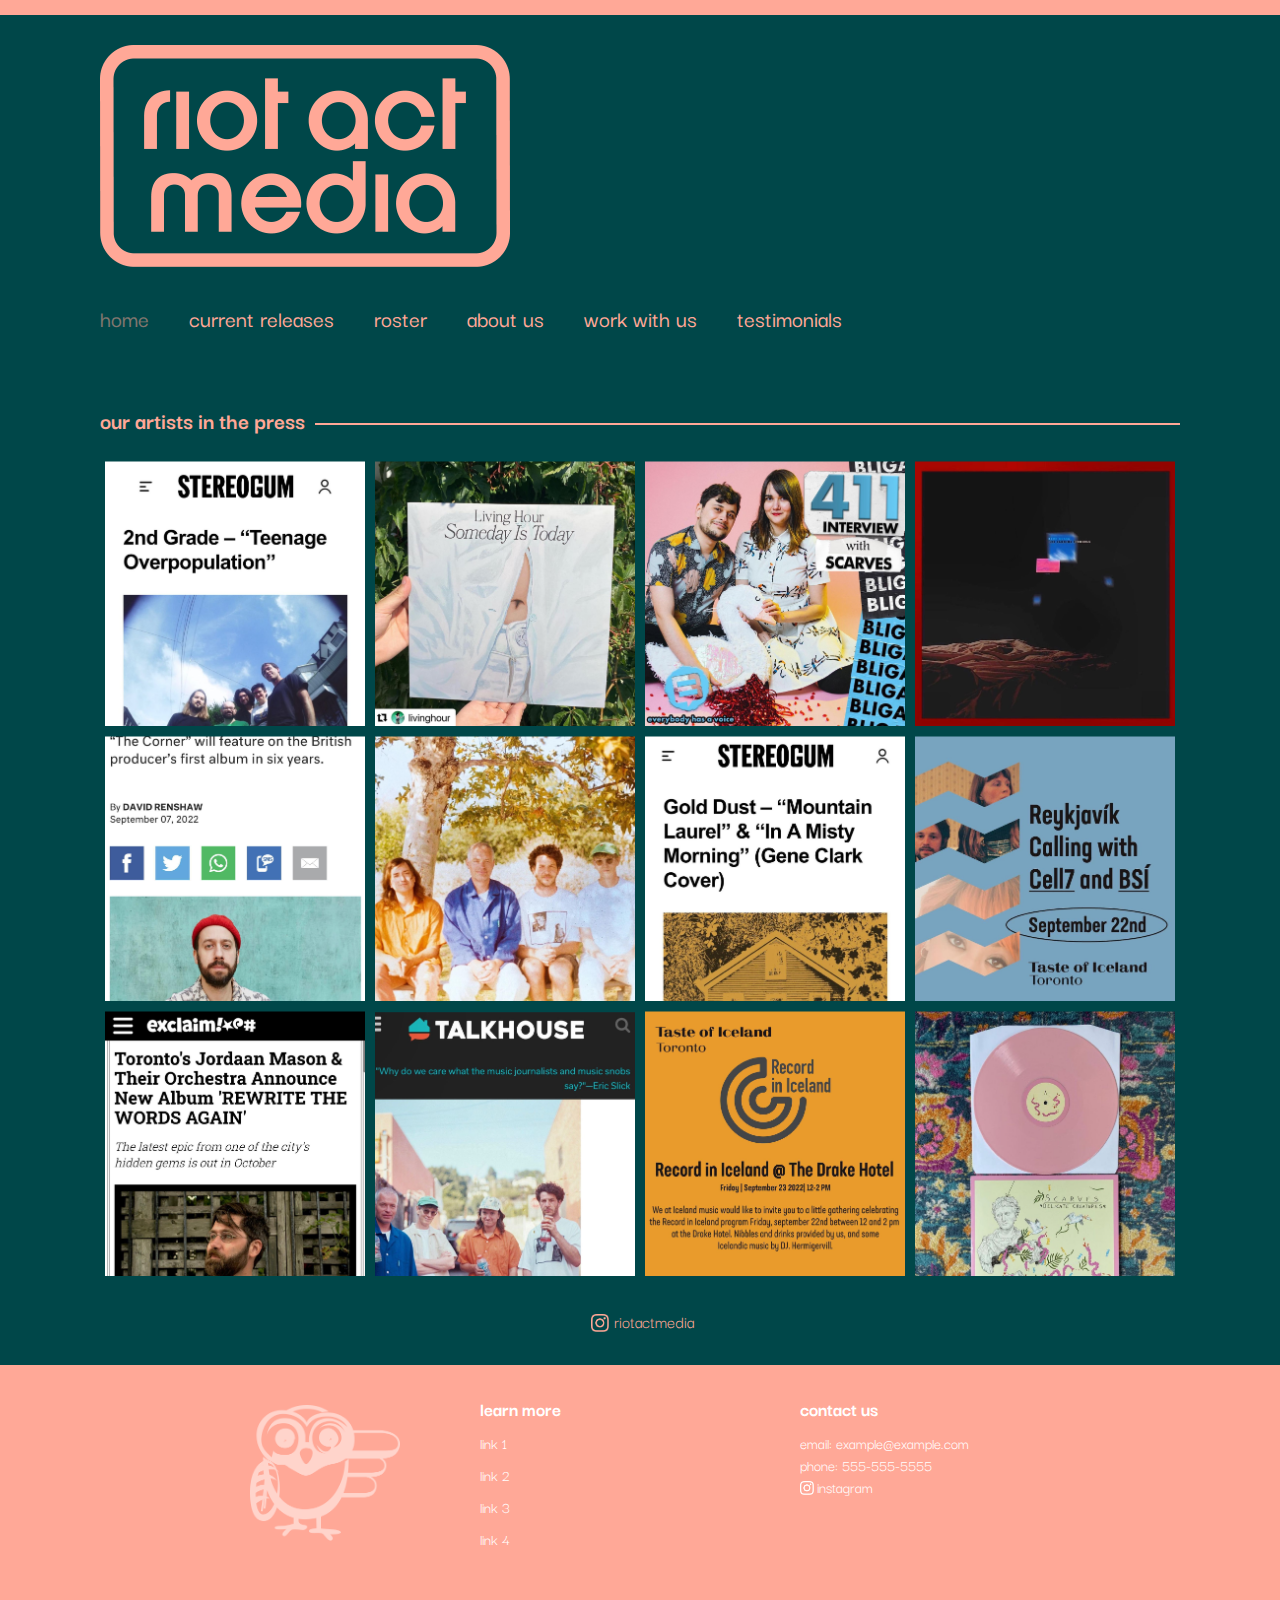
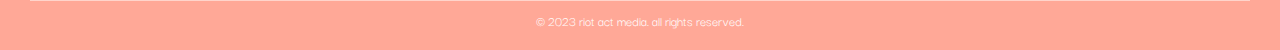
<file: index.html>
<!DOCTYPE html>
<html>

<head>
    <title>My Website</title>
    <link rel="stylesheet" type="text/css" href="style.css">
    <link rel="preconnect" href="https://fonts.googleapis.com">
    <link rel="preconnect" href="https://fonts.gstatic.com" crossorigin>
    <link href="https://fonts.googleapis.com/css2?family=Darker+Grotesque:wght@300;400;500;600;700&display=swap" rel="stylesheet">
</head>

<body class="home">
    <header>
        <div class="top-bar"></div>
        <nav class="hidden-navigation collapsed" style="transform: translateY(-100%)">
            <a href="index.html" class="active">home</a>
            <a href="current.html">current releases</a>
            <a href="roster.html">roster</a>
            <a href="about.html">about us</a>
            <a href="workwithus.html">work with us</a>
            <a href="testimonials.html">testimonials</a>
            <div class="close-button"><img src="img/close.png" alt="Close menu"></div>
        </nav>
        <div class="hamburger-button"><img src="img/hamburder.png" alt="Hamburger Menu"></div>
        <!-- rest of header content -->
    </header>
    <div class="main-content">
        <div class="image-container">
            <img src="img/logo.png" width="410" height="221">
        </div>
        <div class="navigation">
            <a href="index.html" class="active">home</a>
            <a href="current.html">current releases</a>
            <a href="roster.html">roster</a>
            <a href="about.html">about us</a>
            <a href="workwithus.html">work with us</a>
            <a href="testimonials.html">testimonials</a>
        </div>
         <div class="subheader-container">
            <h2 class="subheader">our artists in the press</h2>
            <hr class="subheader-line">
        </div>
        <div class="image-grid">
            <a href="https://www.instagram.com/riotactmedia/?hl=en"><img src="img/IG/1.png"></a>
            <a href="https://www.instagram.com/riotactmedia/?hl=en"><img src="img/IG/2.png"></a>
            <a href="https://www.instagram.com/riotactmedia/?hl=en"><img src="img/IG/3.png"></a>
            <a href="https://www.instagram.com/riotactmedia/?hl=en"><img src="img/IG/4.png"></a>
            <a href="https://www.instagram.com/riotactmedia/?hl=en"><img src="img/IG/5.png"></a>
            <a href="https://www.instagram.com/riotactmedia/?hl=en"><img src="img/IG/6.png"></a>
            <a href="https://www.instagram.com/riotactmedia/?hl=en"><img src="img/IG/7.png"></a>
            <a href="https://www.instagram.com/riotactmedia/?hl=en"><img src="img/IG/8.png"></a>
            <a href="https://www.instagram.com/riotactmedia/?hl=en"><img src="img/IG/9.png"></a>
            <a href="https://www.instagram.com/riotactmedia/?hl=en"><img src="img/IG/10.png"></a>
            <a href="https://www.instagram.com/riotactmedia/?hl=en"><img src="img/IG/11.png"></a>
            <a href="https://www.instagram.com/riotactmedia/?hl=en"><img src="img/IG/12.png"></a>
        </div>
        <div class="instagram-link">
            <a href="#">
                <img src="img/instagram-icon.png" alt="Instagram Icon" height="20" width="20">
                <span>riotactmedia</span>
            </a>
        </div>
    </div>
    <footer>
        <div class="footer-main">
            <div class="footer-column">
                <img src="img/owlwhite.png" alt="Riot Act Owl" class="owl">
            </div>
            <div class="footer-column">
                <h3>Learn More</h3>
                <ul>
                    <li><a href="#">Link 1</a></li>
                    <li><a href="#">Link 2</a></li>
                    <li><a href="#">Link 3</a></li>
                    <li><a href="#">Link 4</a></li>
                </ul>
            </div>
            <div class="footer-column">
                <h3>Contact Us</h3>
                <p>Email: example@example.com</p>
                <p>Phone: 555-555-5555</p>
                <p class="ig-footer"><a href="https://www.instagram.com/riotactmedia/"><img src="img/ig-white.png" alt="Instagram Icon" height="20" width="20" /> <span>Instagram</span></a></p>
            </div>
        </div>
        <div class="footer-bottom">
            <hr>
            <p>&copy; 2023 Riot Act Media. All rights reserved.</p>
        </div>
    </footer>
    <script>
    const hamburgerButton = document.querySelector('.hamburger-button');
    const closeButton = document.querySelector('.close-button');
    const hiddenNavigation = document.querySelector('.hidden-navigation');

    hamburgerButton.addEventListener('click', toggleMenu);
    closeButton.addEventListener('click', toggleMenu);

    function toggleMenu() {
        console.log("TEST");
        if (hiddenNavigation.classList.contains('collapsed')) {
            // hiddenNavigation.style.display = 'block';
            hiddenNavigation.classList.remove('collapsed')
        } else {
            hiddenNavigation.classList.add('collapsed')
        }
    }
    </script>
</body>

</html>
</file>
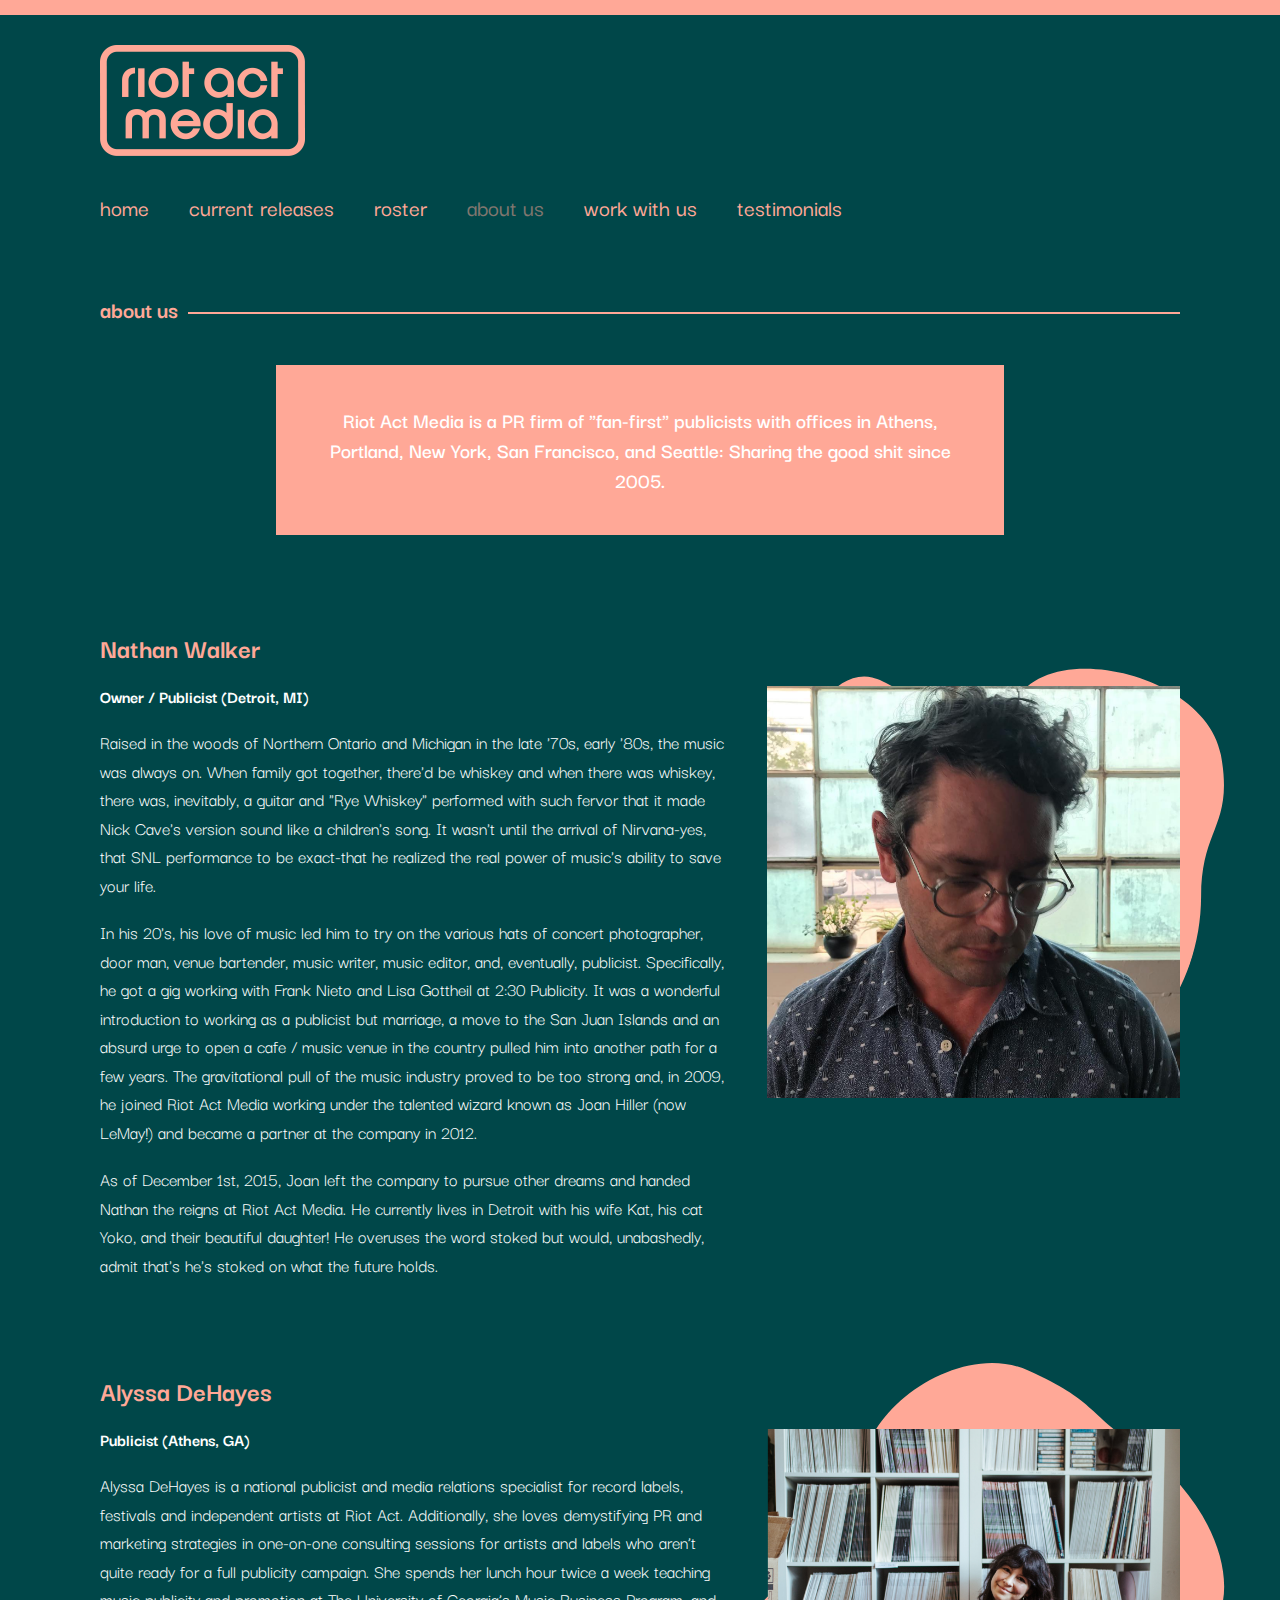
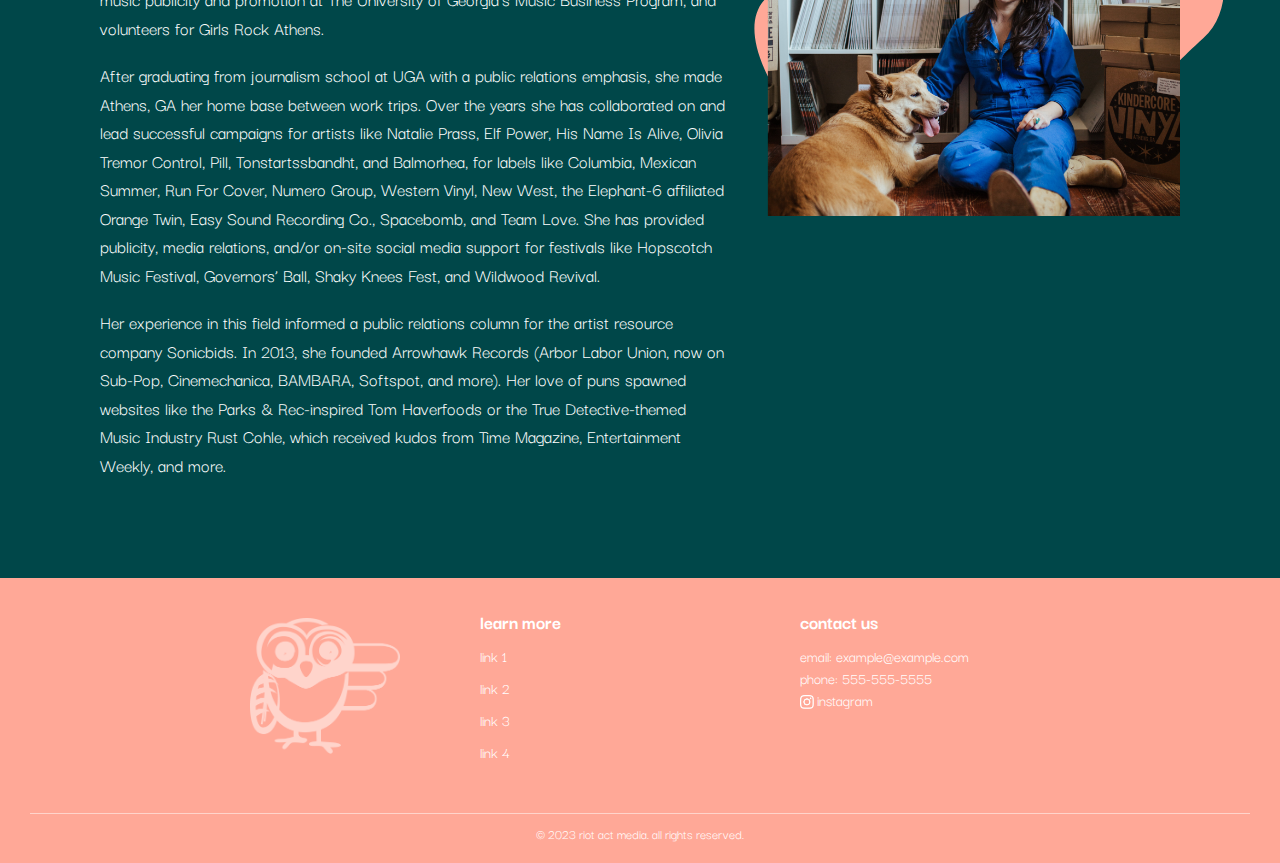
<file: about.html>
<!DOCTYPE html>
<html>

<head>
    <title>My Website</title>
    <link rel="stylesheet" type="text/css" href="style.css">
    <link rel="preconnect" href="https://fonts.googleapis.com">
    <link rel="preconnect" href="https://fonts.gstatic.com" crossorigin>
    <link href="https://fonts.googleapis.com/css2?family=Darker+Grotesque:wght@300;400;500;600;700&display=swap" rel="stylesheet">
</head>

<body class="subpage">
    <header>
        <div class="top-bar"></div>
        <nav class="hidden-navigation collapsed" style="transform: translateY(-100%)">
            <a href="index.html">Home</a>
            <a href="current.html">Current Releases</a>
            <a href="roster.html">Roster</a>
            <a class="active" href="about.html">About Us</a>
            <a href="workwithus.html">work with us</a>
            <a href="testimonials.html">testimonials</a>
            <div class="close-button"><img src="img/close.png" alt="Close menu"></div>
        </nav>
        <div class="hamburger-button"><img src="img/hamburder.png" alt="Hamburger Menu"></div>
        <!-- rest of header content -->
    </header>
    <div class="main-content">
        <div class="image-container logo">
            <a href="index.html"><img src="img/logo.png" width="410" height="221"></a>
        </div>
        <div class="navigation">
            <a href="index.html">home</a>
            <a href="current.html">current releases</a>
            <a href="roster.html">roster</a>
            <a class="active" href="about.html">about us</a>
            <a href="workwithus.html">work with us</a>
            <a href="testimonials.html">testimonials</a>
        </div>
        <div class="subheader-container">
            <h2 class="subheader">about us</h2>
            <hr class="subheader-line">
        </div>
        <div class="summary">
            Riot Act Media is a PR firm of "fan-first" publicists with offices in Athens, Portland, New York, San Francisco, and Seattle: Sharing the good shit since 2005.</div>
        <div class="about-section">
            <div class="image-container">
                <img src="img/staff/2.png" alt="Nathan Walker">
                <svg class="staff-bio-background" width="433" height="442" viewBox="0 0 433 442" fill="none" xmlns="http://www.w3.org/2000/svg">
                    <path d="M359.541 195.088C299.321 201.734 353.63 84.7642 350.071 50.9866C344.543 -4.473 225.352 -9.16842 139.589 11.9226C53.8266 33.0136 75.248 120.769 20.6709 163.085C-20.0569 194.662 8.4274 225.063 33.0419 272.668C50.8158 307.043 53.9393 308.387 59.9679 368.947C65.9964 429.506 159.317 458.735 243.696 431.487C309.555 410.218 320.504 441.112 384.311 406.572C461.913 364.564 439.438 186.271 359.541 195.088Z" fill="#FFA897" />
                </svg>
            </div>
            <div class="bio-text">
                <h2 class="person-name">Nathan Walker</h2>
                <h3 class="person-title">Owner / Publicist (Detroit, MI)</h3>
                <p class="person-bio">Raised in the woods of Northern Ontario and Michigan in the late '70s, early '80s, the music was always on. When family got together, there'd be whiskey and when there was whiskey, there was, inevitably, a guitar and "Rye Whiskey" performed with such fervor that it made Nick Cave's version sound like a children's song. It wasn't until the arrival of Nirvana-yes, that SNL performance to be exact-that he realized the real power of music's ability to save your life.</p>
                <p class="person-bio">In his 20's, his love of music led him to try on the various hats of concert photographer, door man, venue bartender, music writer, music editor, and, eventually, publicist. Specifically, he got a gig working with Frank Nieto and Lisa Gottheil at 2:30 Publicity. It was a wonderful introduction to working as a publicist but marriage, a move to the San Juan Islands and an absurd urge to open a cafe / music venue in the country pulled him into another path for a few years. The gravitational pull of the music industry proved to be too strong and, in 2009, he joined Riot Act Media working under the talented wizard known as Joan Hiller (now LeMay!) and became a partner at the company in 2012.</p>
                <p class="person-bio">As of December 1st, 2015, Joan left the company to pursue other dreams and handed Nathan the reigns at Riot Act Media. He currently lives in Detroit with his wife Kat, his cat Yoko, and their beautiful daughter! He overuses the word stoked but would, unabashedly, admit that's he's stoked on what the future holds.</p>
            </div>
        </div>
        <div class="about-section">
            <div class="image-container">
                <img src="img/staff/3.png" alt="Alyssa DeHayes">
                <svg class="staff-bio-background" width="433" height="442" viewBox="0 0 452 434" fill="none" xmlns="http://www.w3.org/2000/svg">
                    <path d="M283.682 80.3991C254.612 133.555 189.89 22.0087 160.172 5.56464C111.558 -21.6935 39.3934 73.285 7.51974 155.651C-24.354 238.017 59.8341 270.762 63.2274 339.739C65.7596 391.212 106.997 385.295 160.115 392.411C198.47 397.549 201.362 395.76 254.442 425.531C307.523 455.301 384.962 395.584 410.997 310.823C431.318 244.665 442.909 253.4 451.177 181.318C461.233 93.6494 322.251 9.87423 283.682 80.3991Z" fill="#FFA897" />
                </svg>
            </div>
            <div class="bio-text">
                <h2 class="person-name">Alyssa DeHayes</h2>
                <h3 class="person-title">Publicist (Athens, GA)</h3>
                <p class="person-bio">Alyssa DeHayes is a national publicist and media relations specialist for record labels, festivals and independent artists at Riot Act. Additionally, she loves demystifying PR and marketing strategies in one-on-one consulting sessions for artists and labels who aren’t quite ready for a full publicity campaign. She spends her lunch hour twice a week teaching music publicity and promotion at The University of Georgia’s Music Business Program, and volunteers for Girls Rock Athens.</p>
                <p class="person-bio">After graduating from journalism school at UGA with a public relations emphasis, she made Athens, GA her home base between work trips. Over the years she has collaborated on and lead successful campaigns for artists like Natalie Prass, Elf Power, His Name Is Alive, Olivia Tremor Control, Pill, Tonstartssbandht, and Balmorhea, for labels like Columbia, Mexican Summer, Run For Cover, Numero Group, Western Vinyl, New West, the Elephant-6 affiliated Orange Twin, Easy Sound Recording Co., Spacebomb, and Team Love. She has provided publicity, media relations, and/or on-site social media support for festivals like Hopscotch Music Festival, Governors’ Ball, Shaky Knees Fest, and Wildwood Revival.</p>
                <p class="person-bio">Her experience in this field informed a public relations column for the artist resource company Sonicbids. In 2013, she founded Arrowhawk Records (Arbor Labor Union, now on Sub-Pop, Cinemechanica, BAMBARA, Softspot, and more). Her love of puns spawned websites like the Parks & Rec-inspired Tom Haverfoods or the True Detective-themed Music Industry Rust Cohle, which received kudos from Time Magazine, Entertainment Weekly, and more.</p>
            </div>
        </div>

    </div>
    <footer>
        <div class="footer-main">
            <div class="footer-column">
                <img src="img/owlwhite.png" alt="Riot Act Owl" class="owl">
            </div>
            <div class="footer-column">
                <h3>Learn More</h3>
                <ul>
                    <li><a href="#">Link 1</a></li>
                    <li><a href="#">Link 2</a></li>
                    <li><a href="#">Link 3</a></li>
                    <li><a href="#">Link 4</a></li>
                </ul>
            </div>
            <div class="footer-column">
                <h3>Contact Us</h3>
                <p>Email: example@example.com</p>
                <p>Phone: 555-555-5555</p>
                <p class="ig-footer"><a href="https://www.instagram.com/riotactmedia/"><img src="img/ig-white.png" alt="Instagram Icon" height="20" width="20" /> <span>Instagram</span></a></p>
            </div>
        </div>
        <div class="footer-bottom">
            <hr>
            <p>&copy; 2023 Riot Act Media. All rights reserved.</p>
        </div>
    </footer>
    <script>
    const hamburgerButton = document.querySelector('.hamburger-button');
    const closeButton = document.querySelector('.close-button');
    const hiddenNavigation = document.querySelector('.hidden-navigation');

    hamburgerButton.addEventListener('click', toggleMenu);
    closeButton.addEventListener('click', toggleMenu);

    function toggleMenu() {
        console.log("TEST");
        if (hiddenNavigation.classList.contains('collapsed')) {
            // hiddenNavigation.style.display = 'block';
            hiddenNavigation.classList.remove('collapsed')
        } else {
            hiddenNavigation.classList.add('collapsed')
        }
    }
    </script>
</body>

</html>
</file>
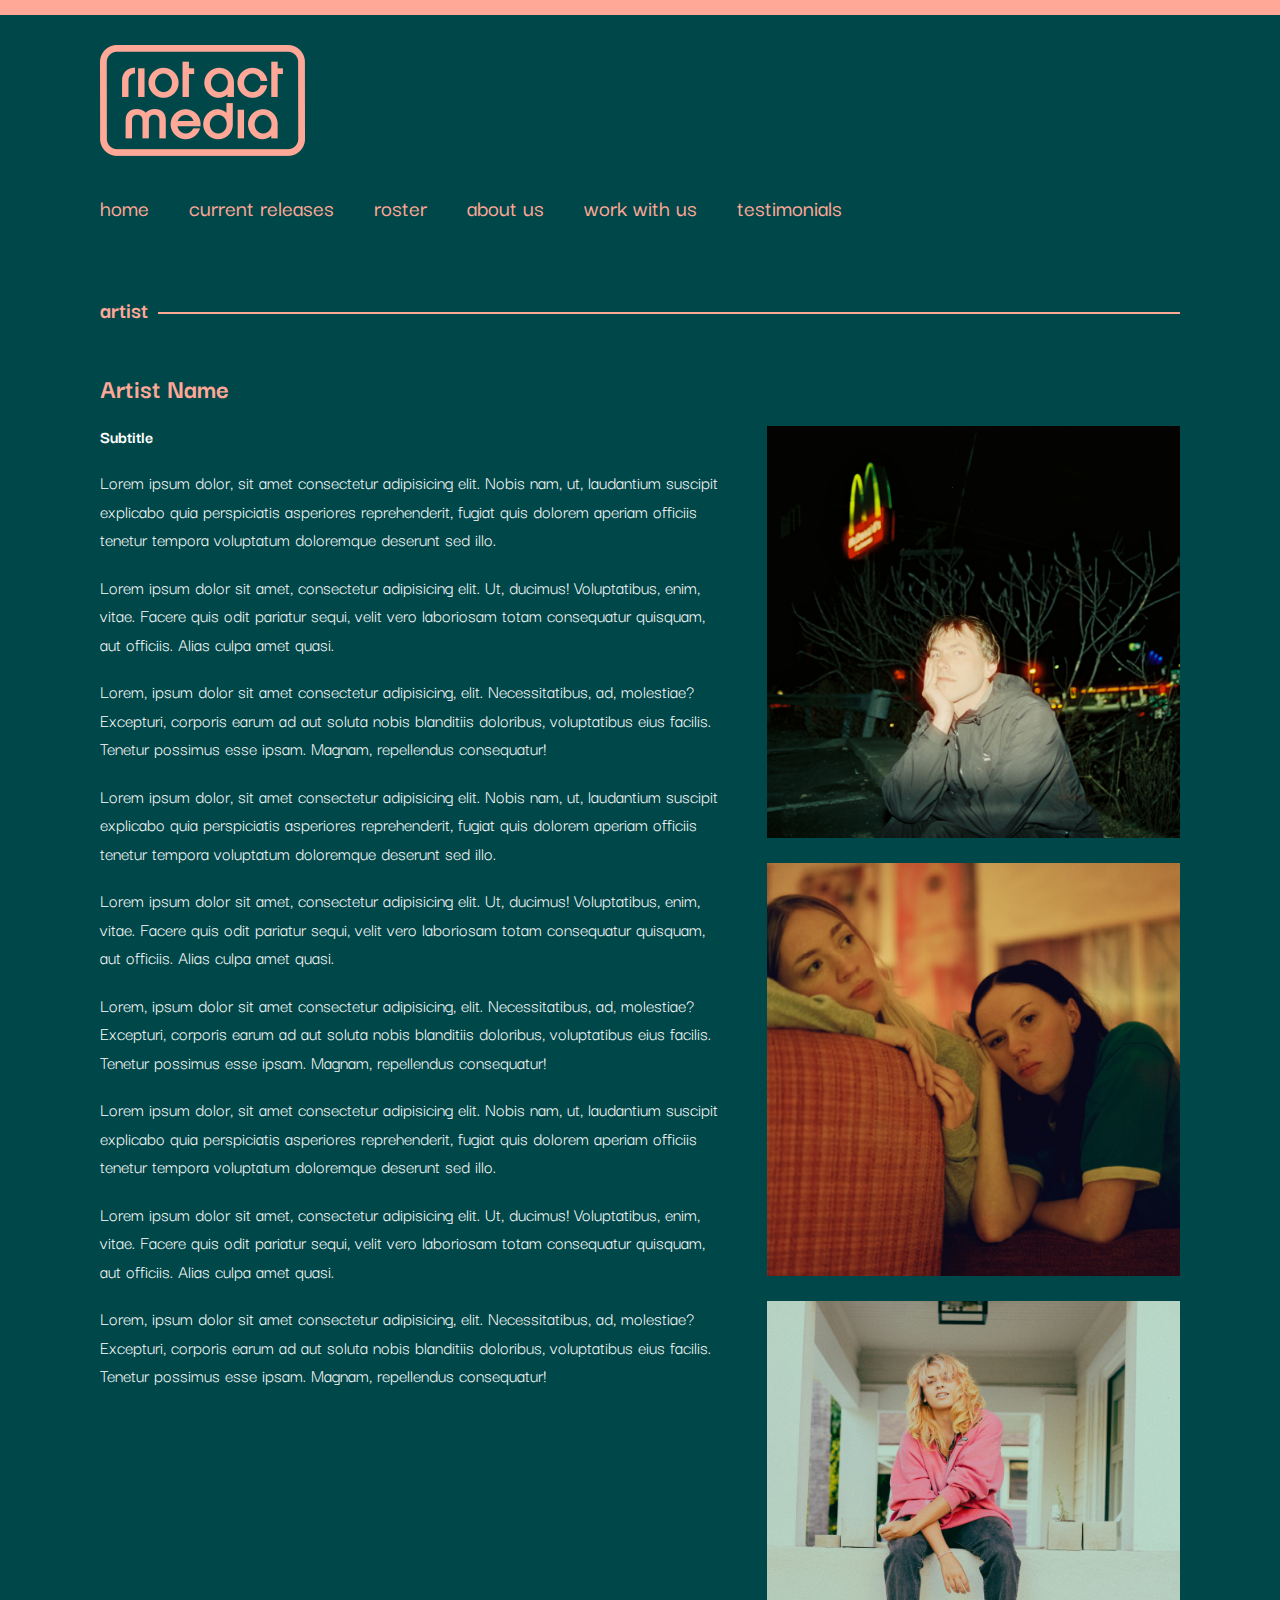
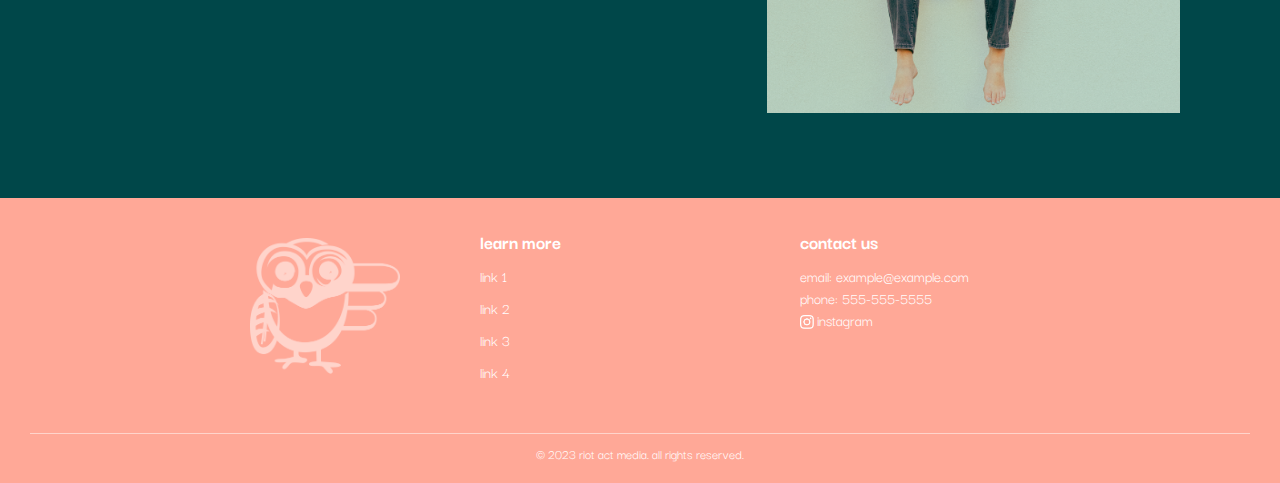
<file: artist.html>
<!DOCTYPE html>
<html>

<head>
    <title>My Website</title>
    <link rel="stylesheet" type="text/css" href="style.css">
    <link rel="preconnect" href="https://fonts.googleapis.com">
    <link rel="preconnect" href="https://fonts.gstatic.com" crossorigin>
    <link href="https://fonts.googleapis.com/css2?family=Darker+Grotesque:wght@300;400;500;600;700&display=swap" rel="stylesheet">
</head>

<body class="artist subpage">
    <header>
        <div class="top-bar"></div>
        <nav class="hidden-navigation collapsed" style="transform: translatey(-100%)">
            <a href="index.html">home</a>
            <a href="current.html">current releases</a>
            <a href="roster.html">roster</a>
            <a href="about.html">about us</a>
            <a href="workwithus.html">work with us</a>
            <a href="testimonials.html">testimonials</a>
            <div class="close-button"><img src="img/close.png" alt="Close menu"></div>
        </nav>
        <div class="hamburger-button"><img src="img/hamburder.png" alt="Hamburger Menu"></div>
        <!-- rest of header content -->
    </header>
    <div class="main-content">
        <div class="image-container logo">
            <a href="index.html"><img src="img/logo.png" width="410" height="221"></a>
        </div>
        <div class="navigation">
            <a href="index.html">home</a>
            <a href="current.html">current releases</a>
            <a href="roster.html">roster</a>
            <a href="about.html">about us</a>
            <a href="workwithus.html">work with us</a>
            <a href="testimonials.html">testimonials</a>
        </div>
        <div class="subheader-container">
            <h2 class="subheader">Artist</h2>
            <hr class="subheader-line">
        </div>
        <div class="about-section">
            <div class="image-container">
                <img src="img/artists/1.png" alt="Artist Image">
                <img src="img/artists/2.png" alt="Artist Image">
                <img src="img/artists/3.png" alt="Artist Image">
            </div>
            <div class="bio-text">
                <h2 class="person-name">Artist Name</h2>
                <h3 class="person-title">Subtitle</h3>
                <p class="person-bio">Lorem ipsum dolor, sit amet consectetur adipisicing elit. Nobis nam, ut, laudantium suscipit explicabo quia perspiciatis asperiores reprehenderit, fugiat quis dolorem aperiam officiis tenetur tempora voluptatum doloremque deserunt sed illo.</p>
                <p class="person-bio">Lorem ipsum dolor sit amet, consectetur adipisicing elit. Ut, ducimus! Voluptatibus, enim, vitae. Facere quis odit pariatur sequi, velit vero laboriosam totam consequatur quisquam, aut officiis. Alias culpa amet quasi.</p>
                <p class="person-bio">Lorem, ipsum dolor sit amet consectetur adipisicing, elit. Necessitatibus, ad, molestiae? Excepturi, corporis earum ad aut soluta nobis blanditiis doloribus, voluptatibus eius facilis. Tenetur possimus esse ipsam. Magnam, repellendus consequatur!</p>
                <p class="person-bio">Lorem ipsum dolor, sit amet consectetur adipisicing elit. Nobis nam, ut, laudantium suscipit explicabo quia perspiciatis asperiores reprehenderit, fugiat quis dolorem aperiam officiis tenetur tempora voluptatum doloremque deserunt sed illo.</p>
                <p class="person-bio">Lorem ipsum dolor sit amet, consectetur adipisicing elit. Ut, ducimus! Voluptatibus, enim, vitae. Facere quis odit pariatur sequi, velit vero laboriosam totam consequatur quisquam, aut officiis. Alias culpa amet quasi.</p>
                <p class="person-bio">Lorem, ipsum dolor sit amet consectetur adipisicing, elit. Necessitatibus, ad, molestiae? Excepturi, corporis earum ad aut soluta nobis blanditiis doloribus, voluptatibus eius facilis. Tenetur possimus esse ipsam. Magnam, repellendus consequatur!</p>
                <p class="person-bio">Lorem ipsum dolor, sit amet consectetur adipisicing elit. Nobis nam, ut, laudantium suscipit explicabo quia perspiciatis asperiores reprehenderit, fugiat quis dolorem aperiam officiis tenetur tempora voluptatum doloremque deserunt sed illo.</p>
                <p class="person-bio">Lorem ipsum dolor sit amet, consectetur adipisicing elit. Ut, ducimus! Voluptatibus, enim, vitae. Facere quis odit pariatur sequi, velit vero laboriosam totam consequatur quisquam, aut officiis. Alias culpa amet quasi.</p>
                <p class="person-bio">Lorem, ipsum dolor sit amet consectetur adipisicing, elit. Necessitatibus, ad, molestiae? Excepturi, corporis earum ad aut soluta nobis blanditiis doloribus, voluptatibus eius facilis. Tenetur possimus esse ipsam. Magnam, repellendus consequatur!</p>
            </div>
        </div>

    </div>
    <footer>
        <div class="footer-main">
            <div class="footer-column">
                <img src="img/owlwhite.png" alt="Riot Act Owl" class="owl">
            </div>
            <div class="footer-column">
                <h3>Learn More</h3>
                <ul>
                    <li><a href="#">Link 1</a></li>
                    <li><a href="#">Link 2</a></li>
                    <li><a href="#">Link 3</a></li>
                    <li><a href="#">Link 4</a></li>
                </ul>
            </div>
            <div class="footer-column">
                <h3>Contact Us</h3>
                <p>Email: example@example.com</p>
                <p>Phone: 555-555-5555</p>
                <p class="ig-footer"><a href="https://www.instagram.com/riotactmedia/"><img src="img/ig-white.png" alt="Instagram Icon" height="20" width="20" /> <span>Instagram</span></a></p>
            </div>
        </div>
        <div class="footer-bottom">
            <hr>
            <p>&copy; 2023 Riot Act Media. All rights reserved.</p>
        </div>
    </footer>
    <script>
    const hamburgerButton = document.querySelector('.hamburger-button');
    const closeButton = document.querySelector('.close-button');
    const hiddenNavigation = document.querySelector('.hidden-navigation');

    hamburgerButton.addEventListener('click', toggleMenu);
    closeButton.addEventListener('click', toggleMenu);

    function toggleMenu() {
        console.log("TEST");
        if (hiddenNavigation.classList.contains('collapsed')) {
            // hiddenNavigation.style.display = 'block';
            hiddenNavigation.classList.remove('collapsed')
        } else {
            hiddenNavigation.classList.add('collapsed')
        }
    }
    </script>
</body>

</html>
</file>
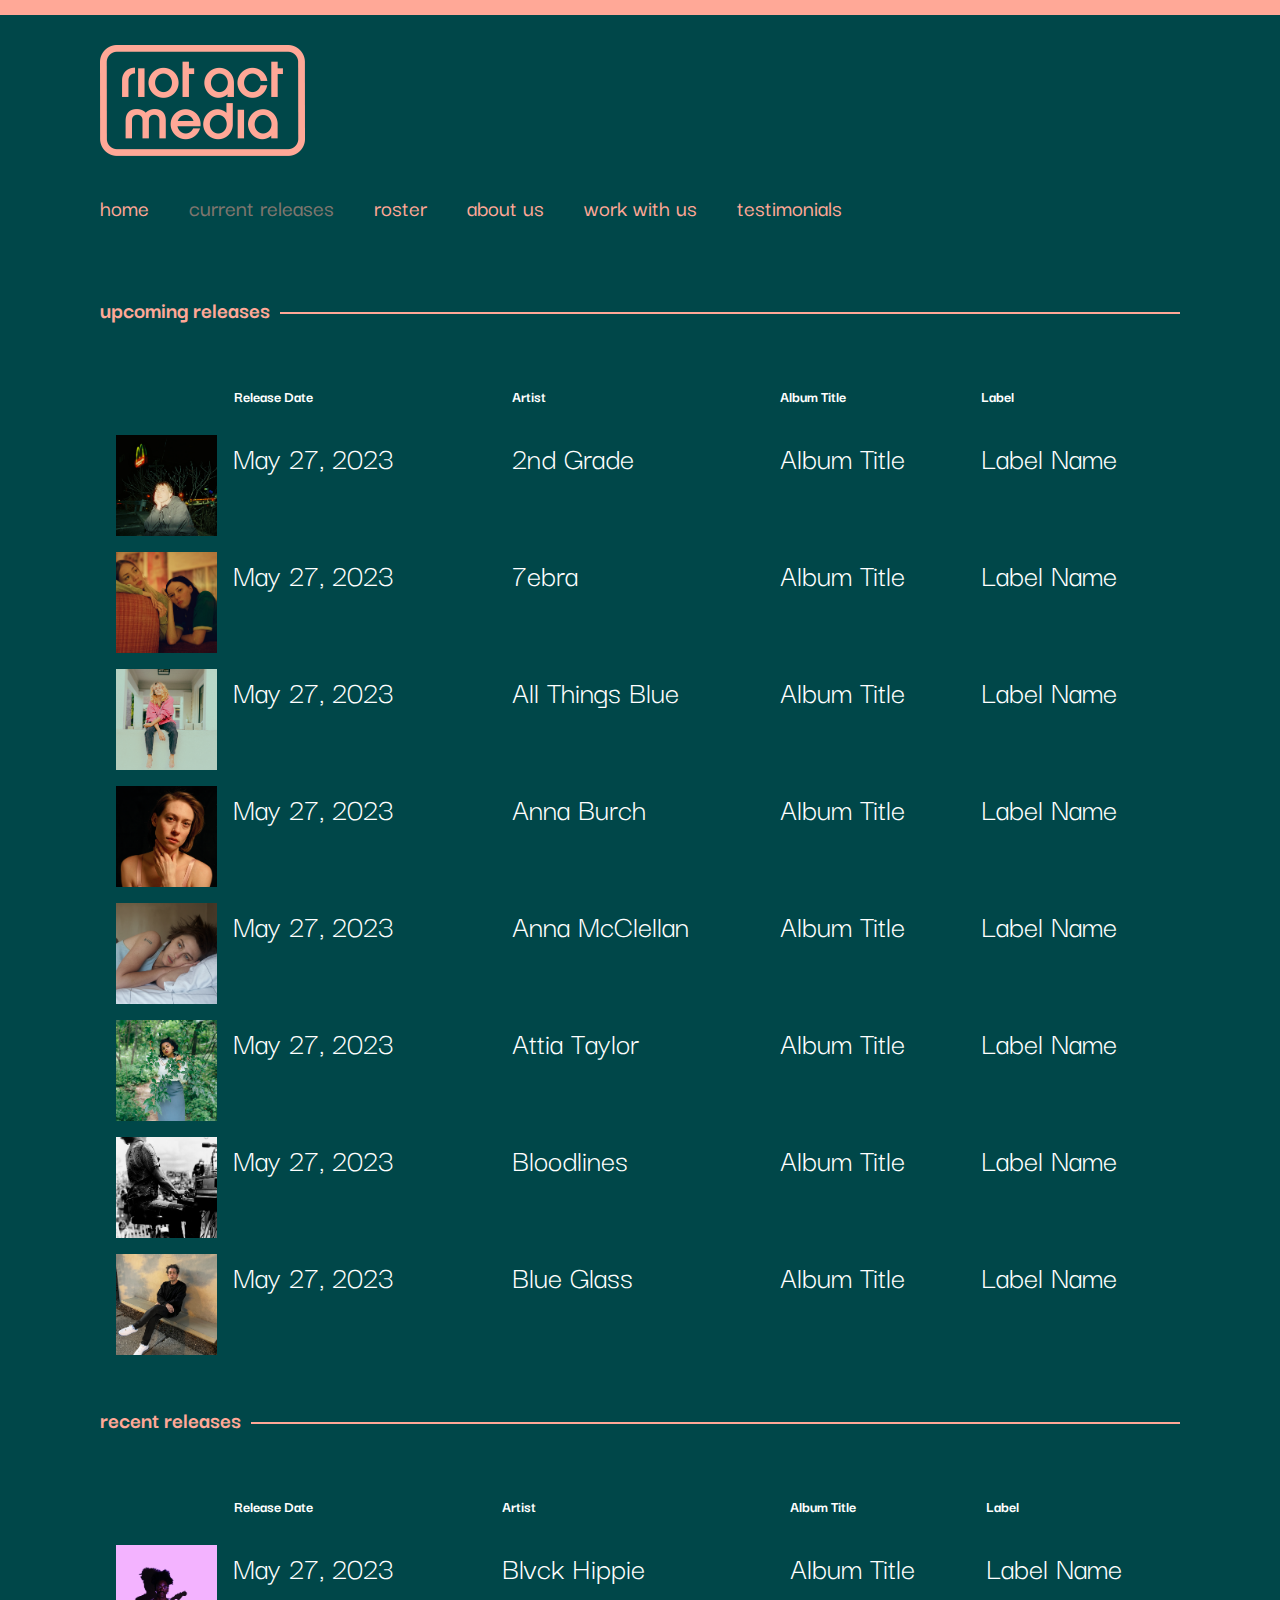
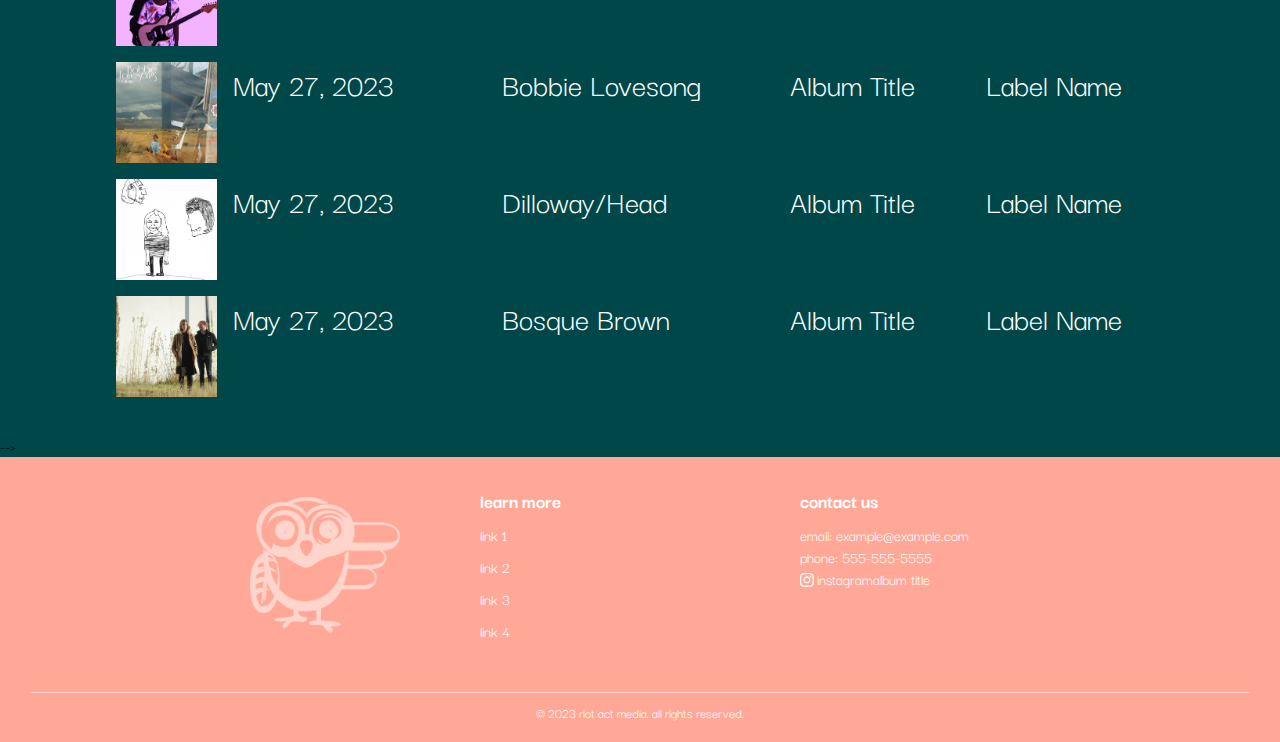
<file: current.html>
<!DOCTYPE html>
<html>

<head>
    <title>My Website</title>
    <link rel="stylesheet" type="text/css" href="style.css">
    <link rel="preconnect" href="https://fonts.googleapis.com">
    <link rel="preconnect" href="https://fonts.gstatic.com" crossorigin>
    <link href="https://fonts.googleapis.com/css2?family=Darker+Grotesque:wght@300;400;500;600;700&display=swap" rel="stylesheet">
</head>

<body class="subpage current">
    <header>
        <div class="top-bar"></div>
        <nav class="hidden-navigation collapsed" style="transform: translateY(-100%)">
            <a href="index.html" class="">home</a>
            <a href="current.html" class="active">current releases</a>
            <a href="roster.html">roster</a>
            <a href="about.html">about us</a>
            <a href="workwithus.html">work with us</a>
            <a href="testimonials.html">testimonials</a>
            <div class="close-button"><img src="img/close.png" alt="close menu"></div>
        </nav>
        <div class="hamburger-button"><img src="img/hamburder.png" alt="Hamburger Menu"></div>
        <!-- rest of header content -->
    </header>
    <div class="main-content">
        <div class="image-container logo">
            <a href="index.html"><img src="img/logo.png" width="410" height="221"></a>
        </div>
        <div class="navigation">
            <a href="index.html">home</a>
            <a class="active" href="#">current releases</a>
            <a href="roster.html">roster</a>
            <a href="about.html">about us</a>
            <a href="workwithus.html">work with us</a>
            <a href="testimonials.html">testimonials</a>
        </div>
        <div class="subheader-container">
            <h2 class="subheader">Upcoming Releases</h2>
            <hr class="subheader-line">
        </div>
        <div class="releases-list">
            <table>
                <thead>
                    <tr>
                        <th>Release Date</th>
                        <th>Artist</th>
                        <th>Album Title</th>
                        <th>Label</th>
                    </tr>
                </thead>
                <tbody>
                    <tr>
                        <td><a href="artist.html"><img src="img/artists/1.png" class="album-art"> <span>May 27, 2023</span></a></td>
                        <td><a href="artist.html">2nd Grade</a></td>
                        <td><a href="artist.html">Album Title</a></td>
                        <td><a href="artist.html">Label Name</a></td>
                    </tr>
                    <tr>
                        <td><a href="artist.html"><img src="img/artists/2.png" class="album-art"> <span>May 27, 2023</span></a></td>
                        <td><a href="artist.html">7ebra</a></td>
                        <td><a href="artist.html">Album Title</a></td>
                        <td><a href="artist.html">Label Name</a></td>
                    </tr>
                    <tr>
                        <td><a href="artist.html"><img src="img/artists/3.png" class="album-art"> <span>May 27, 2023</span></a></td>
                        <td><a href="artist.html">All Things Blue</a></td>
                        <td><a href="artist.html">Album Title</a></td>
                        <td><a href="artist.html">Label Name</a></td>
                    </tr>
                    <tr>
                        <td><a href="artist.html"><img src="img/artists/4.png" class="album-art"> <span>May 27, 2023</span></a></td>
                        <td><a href="artist.html">Anna Burch</a></td>
                        <td><a href="artist.html">Album Title</a></td>
                        <td><a href="artist.html">Label Name</a></td>
                    </tr>
                    <tr>
                        <td><a href="artist.html"><img src="img/artists/5.png" class="album-art"> <span>May 27, 2023</span></a></td>
                        <td><a href="artist.html">Anna McClellan</a></td>
                        <td><a href="artist.html">Album Title</a></td>
                        <td><a href="artist.html">Label Name</a></td>
                    </tr>
                    <tr>
                        <td><a href="artist.html"><img src="img/artists/6.png" class="album-art"> <span>May 27, 2023</span></a></td>
                        <td><a href="artist.html">Attia Taylor</a></td>
                        <td><a href="artist.html">Album Title</a></td>
                        <td><a href="artist.html">Label Name</a></td>
                    </tr>
                    <tr>
                        <td><a href="artist.html"><img src="img/artists/7.png" class="album-art"> <span>May 27, 2023</span></a></td>
                        <td><a href="artist.html">Bloodlines</a></td>
                        <td><a href="artist.html">Album Title</a></td>
                        <td><a href="artist.html">Label Name</a></td>
                    </tr>
                    <tr>
                        <td><a href="artist.html"><img src="img/artists/8.png" class="album-art"> <span>May 27, 2023</span></a></td>
                        <td><a href="artist.html">Blue Glass</a></td>
                        <td><a href="artist.html">Album Title</a></td>
                        <td><a href="artist.html">Label Name</a></td>
                    </tr>
                </tbody>
            </table>
        </div>
        <div class="subheader-container">
            <h2 class="subheader">Recent Releases</h2>
            <hr class="subheader-line">
        </div>
        <div class="releases-list">
            <table>
                <thead>
                    <tr>
                        <th>Release Date</th>
                        <th>Artist</th>
                        <th>Album Title</th>
                        <th>Label</th>
                    </tr>
                </thead>
                <tbody>
                    <tr>
                        <td><a href="artist.html"><img src="img/artists/9.png" class="album-art"> <span>May 27, 2023</span></a></td>
                        <td><a href="artist.html">Blvck Hippie</a></td>
                        <td><a href="artist.html">Album Title</a></td>
                        <td><a href="artist.html">Label Name</a></td>
                    </tr>
                    <tr>
                        <td><a href="artist.html"><img src="img/artists/10.png" class="album-art"> <span>May 27, 2023</span></a></td>
                        <td><a href="artist.html">Bobbie Lovesong</a></td>
                        <td><a href="artist.html">Album Title</a></td>
                        <td><a href="artist.html">Label Name</a></td>
                    </tr>
                    <tr>
                        <td><a href="artist.html"><img src="img/artists/11.png" class="album-art"> <span>May 27, 2023</span></a></td>
                        <td><a href="artist.html">Dilloway/Head</a></td>
                        <td><a href="artist.html">Album Title</a></td>
                        <td><a href="artist.html">Label Name</a></td>
                    </tr>
                    <tr>
                        <td><a href="artist.html"><img src="img/artists/12.png" class="album-art"> <span>May 27, 2023</span></a></td>
                        <td><a href="artist.html">Bosque Brown</a></td>
                        <td><a href="artist.html">Album Title</a></td>
                        <td><a href="artist.html">Label Name</a></td>
                    </tr>

                    <!-- Repeat for remaining releases -->
                </tbody>
            </table>
        </div>
        <!-- <div class="image-grid">
            <div class="image-container">
                <div class="artist-container">
                    <h3>May 27, 2023</h3>
                    <a href="artist.html"><img src="img/artists/1.png"></a>
                    <a href="artist.html" class="artist-name"><span>2nd Grade</span>Album Title</a>
                </div>
            </div>
            <div class="image-container">
                <div class="artist-container">
                    <h3>May 21, 2023</h3>
                    <a href="artist.html"><img src="img/artists/2.png"></a>
                    <a href="artist.html" class="artist-name"><span>7ebra</span>Album Title</a>
                </div>
            </div>
            <div class="image-container">
                <div class="artist-container">
                    <h3>April 23, 2023</h3>
                    <a href="artist.html"><img src="img/artists/3.png"></a>
                    <a href="artist.html" class="artist-name"><span>All Things Blue</span>Album Title</a>
                </div>
            </div>
            <div class="image-container">
                <div class="artist-container">
                    <h3>April 20, 2023</h3>
                    <a href="artist.html"><img src="img/artists/4.png"></a>
                    <a href="artist.html" class="artist-name"><span>Anna Burch</span>Album Title</a>
                </div>
            </div>
            <div class="image-container">
                <div class="artist-container">
                    <h3>April 4, 2023</h3>
                    <a href="artist.html"><img src="img/artists/5.png"></a>
                    <a href="artist.html" class="artist-name"><span>Anna McClellan</span>Album Title</a>
                </div>
            </div>
            <div class="image-container">
                <div class="artist-container">
                    <h3>April 2, 2023</h3>
                    <a href="artist.html"><img src="img/artists/6.png"></a>
                    <a href="artist.html" class="artist-name"><span>Attia Taylor</span>Album Title</a>
                </div>
            </div>
            <div class="image-container">
                <div class="artist-container">
                    <h3>March 31, 2023</h3>
                    <a href="artist.html"><img src="img/artists/7.png"></a>
                    <a href="artist.html" class="artist-name"><span>Bloodlines</span>Album Title</a>
                </div>
            </div>
            <div class="image-container">
                <div class="artist-container">
                    <h3>March 27, 2023</h3>
                    <a href="artist.html"><img src="img/artists/8.png"></a>
                    <a href="artist.html" class="artist-name"><span>Blue Glass</span>Album Title</a>
                </div>
            </div>
            <div class="image-container">
                <div class="artist-container">
                    <h3>March 24, 2023</h3>
                    <a href="artist.html"><img src="img/artists/9.png"></a>
                    <a href="artist.html" class="artist-name"><span>Blvck Hippie</span>Album Title</a>
                </div>
            </div>
            <div class="image-container">
                <div class="artist-container">
                    <h3>March 21, 2023</h3>
                    <a href="artist.html"><img src="img/artists/10.png"></a>
                    <a href="artist.html" class="artist-name"><span>Bobbie Lovesong</span>Album Title</a>
                </div>
            </div>
            <div class="image-container">
                <div class="artist-container">
                    <h3>March 17, 2023</h3>
                    <a href="artist.html"><img src="img/artists/11.png"></a>
                    <a href="artist.html" class="artist-name"><span>Dilloway/Head</span>Album Title</a>
                </div>
            </div>
            <div class="image-container">
                <div class="artist-container">
                    <h3>March 15, 2023</h3>
                    <a href="artist.html"><img src="img/artists/12.png"></a>
                    <a href="artist.html" class="artist-name"><span>Bosque Brown</span>Album Title</a>
                </div>
            </div>
            <div class="image-container">
                <div class="artist-container">
                    <h3>March 14, 2023</h3>
                    <a href="artist.html"><img src="img/artists/13.png"></a>
                    <a href="artist.html" class="artist-name"><span>Blvck Hippie</span>Album Title</a>
                </div>
            </div>
            <div class="image-container">
                <div class="artist-container">
                    <h3>March 10, 2023</h3>
                    <a href="artist.html"><img src="img/artists/14.png"></a>
                    <a href="artist.html" class="artist-name"><span>Bobbie Lovesong</span>Album Title</a>
                </div>
            </div>
            <div class="image-container">
                <div class="artist-container">
                    <h3>March 5, 2023</h3>
                    <a href="artist.html"><img src="img/artists/15.png"></a>
                    <a href="artist.html" class="artist-name"><span>Dilloway/Head</span>Album Title</a>
                </div>
            </div>
            <div class="image-container">
                <div class="artist-container">
                    <h3>March 1, 2023</h3>
                    <a href="artist.html"><img src="img/artists/16.png"></a>
                    <a href="artist.html" class="artist-name"><span>Bosque Brown</span>Album Title</a>
                </div>
            </div>
            <!-- Repeat for remaining images -->
    </div> -->
    </div>
    <footer>
        <div class="footer-main">
            <div class="footer-column">
                <img src="img/owlwhite.png" alt="Riot Act Owl" class="owl">
            </div>
            <div class="footer-column">
                <h3>Learn More</h3>
                <ul>
                    <li><a href="#">Link 1</a></li>
                    <li><a href="#">Link 2</a></li>
                    <li><a href="#">Link 3</a></li>
                    <li><a href="#">Link 4</a></li>
                </ul>
            </div>
            <div class="footer-column">
                <h3>Contact Us</h3>
                <p>Email: example@example.com</p>
                <p>Phone: 555-555-5555</p>
                <p class="ig-footer"><a href="https://www.instagram.com/riotactmedia/"><img src="img/ig-white.png" alt="Instagram Icon" height="20" width="20" /> <span>Instagram</span>Album Title</a></p>
            </div>
        </div>
        <div class="footer-bottom">
            <hr>
            <p>&copy; 2023 Riot Act Media. All rights reserved.</p>
        </div>
    </footer>
    <script>
    const hamburgerButton = document.querySelector('.hamburger-button');
    const closeButton = document.querySelector('.close-button');
    const hiddenNavigation = document.querySelector('.hidden-navigation');

    hamburgerButton.addEventListener('click', toggleMenu);
    closeButton.addEventListener('click', toggleMenu);

    function toggleMenu() {
        console.log("TEST");
        if (hiddenNavigation.classList.contains('collapsed')) {
            // hiddenNavigation.style.display = 'block';
            hiddenNavigation.classList.remove('collapsed')
        } else {
            hiddenNavigation.classList.add('collapsed')
        }
    }
    </script>
</body>

</html>
</file>
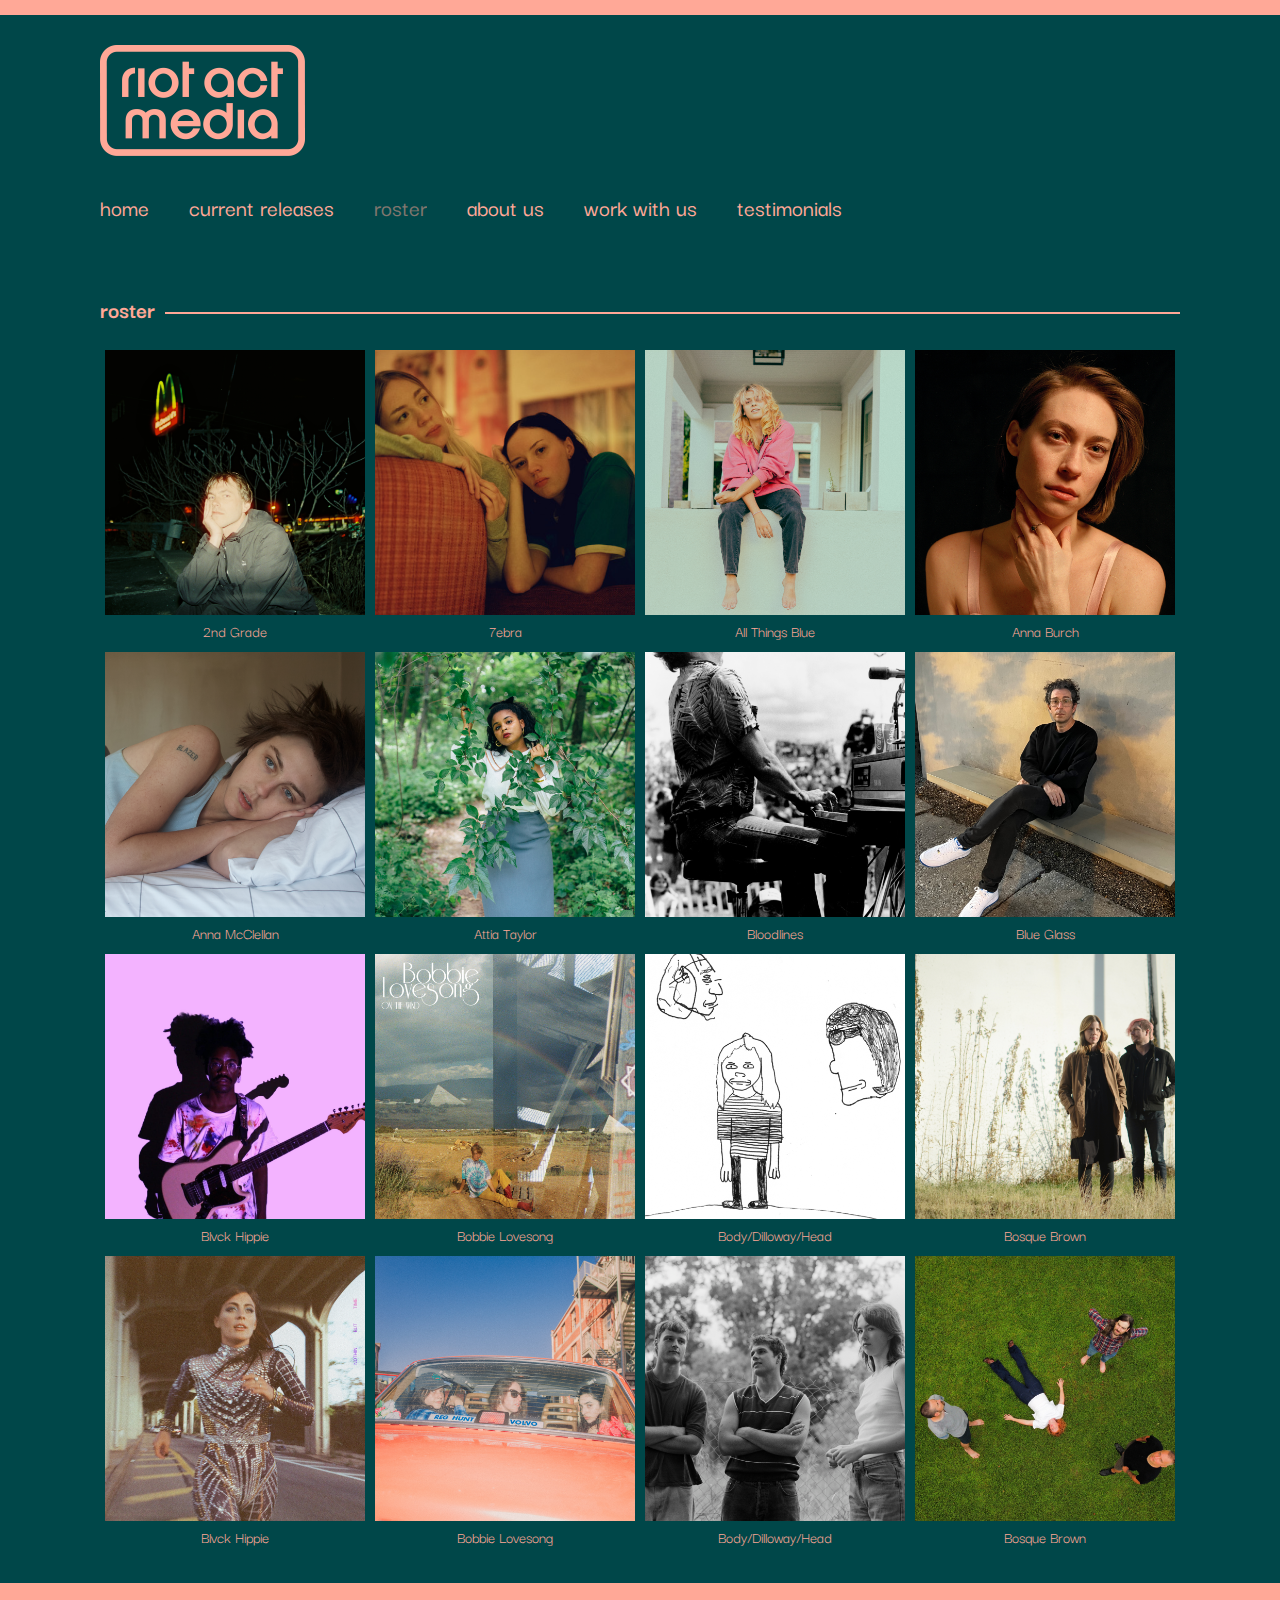
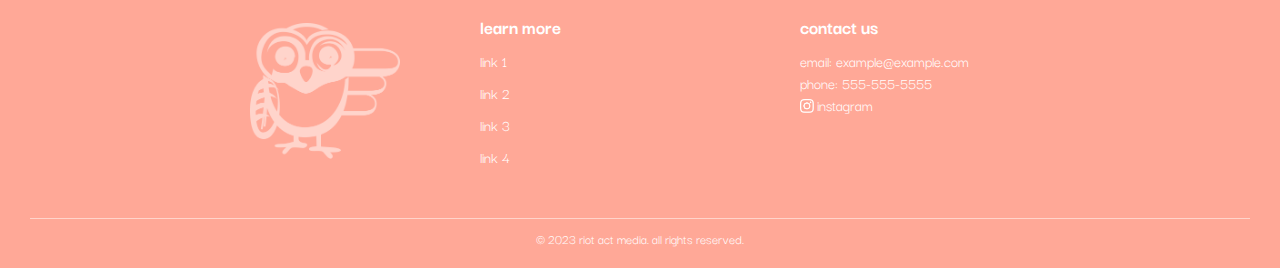
<file: roster.html>
<!DOCTYPE html>
<html>

<head>
    <title>My Website</title>
    <link rel="stylesheet" type="text/css" href="style.css">
    <link rel="preconnect" href="https://fonts.googleapis.com">
    <link rel="preconnect" href="https://fonts.gstatic.com" crossorigin>
    <link href="https://fonts.googleapis.com/css2?family=Darker+Grotesque:wght@300;400;500;600;700&display=swap" rel="stylesheet">
</head>

<body class="subpage roster">
    <header>
        <div class="top-bar"></div>
        <nav class="hidden-navigation collapsed" style="transform: translateY(-100%)">
            <a href="index.html">home</a>
            <a href="current.html">current releases</a>
            <a href="roster.html" class="active" >roster</a>
            <a href="about.html">about us</a>
            <a href="workwithus.html">work with us</a>
            <a href="testimonials.html">testimonials</a>
            <div class="close-button"><img src="img/close.png" alt="Close menu"></div>
        </nav>
        <div class="hamburger-button"><img src="img/hamburder.png" alt="Hamburger Menu"></div>
        <!-- rest of header content -->
    </header>
    <div class="main-content">
        <div class="image-container logo">
            <a href="index.html"><img src="img/logo.png" width="410" height="221"></a>
        </div>
        <div class="navigation">
            <a href="index.html">home</a>
            <a href="current.html">current releases</a>
            <a class="active" href="roster.html">roster</a>
            <a href="about.html">about us</a>
            <a href="workwithus.html">work with us</a>
            <a href="testimonials.html">testimonials</a>
        </div>
        <div class="subheader-container">
            <h2 class="subheader">roster</h2>
            <hr class="subheader-line">
        </div>
        <div class="image-grid">
            <div class="image-container">
                <a href="artist.html"><img src="img/artists/1.png"></a>
                <a href="artist.html" class="image-title">2nd Grade</a>
            </div>
            <div class="image-container">
                <a href="artist.html"><img src="img/artists/2.png"></a>
                <a href="artist.html" class="image-title">7ebra</a>
            </div>
            <div class="image-container">
                <a href="artist.html"><img src="img/artists/3.png"></a>
                <a href="artist.html" class="image-title">All Things Blue</a>
            </div>
            <div class="image-container">
                <a href="artist.html"><img src="img/artists/4.png"></a>
                <a href="artist.html" class="image-title">Anna Burch</a>
            </div>
            <div class="image-container">
                <a href="artist.html"><img src="img/artists/5.png"></a>
                <a href="artist.html" class="image-title">Anna McClellan</a>
            </div>
            <div class="image-container">
                <a href="artist.html"><img src="img/artists/6.png"></a>
                <a href="artist.html" class="image-title">Attia Taylor</a>
            </div>
            <div class="image-container">
                <a href="artist.html"><img src="img/artists/7.png"></a>
                <a href="artist.html" class="image-title">Bloodlines</a>
            </div>
            <div class="image-container">
                <a href="artist.html"><img src="img/artists/8.png"></a>
                <a href="artist.html" class="image-title">Blue Glass</a>
            </div>
            <div class="image-container">
                <a href="artist.html"><img src="img/artists/9.png"></a>
                <a href="artist.html" class="image-title">Blvck Hippie</a>
            </div>
            <div class="image-container">
                <a href="artist.html"><img src="img/artists/10.png"></a>
                <a href="artist.html" class="image-title">Bobbie Lovesong</a>
            </div>
            <div class="image-container">
                <a href="artist.html"><img src="img/artists/11.png"></a>
                <a href="artist.html" class="image-title">Body/Dilloway/Head</a>
            </div>
            <div class="image-container">
                <a href="artist.html"><img src="img/artists/12.png"></a>
                <a href="artist.html" class="image-title">Bosque Brown</a>
            </div>
            <div class="image-container">
                <a href="artist.html"><img src="img/artists/13.png"></a>
                <a href="artist.html" class="image-title">Blvck Hippie</a>
            </div>
            <div class="image-container">
                <a href="artist.html"><img src="img/artists/14.png"></a>
                <a href="artist.html" class="image-title">Bobbie Lovesong</a>
            </div>
            <div class="image-container">
                <a href="artist.html"><img src="img/artists/15.png"></a>
                <a href="artist.html" class="image-title">Body/Dilloway/Head</a>
            </div>
            <div class="image-container">
                <a href="artist.html"><img src="img/artists/16.png"></a>
                <a href="artist.html" class="image-title">Bosque Brown</a>
            </div>
            <!-- Repeat for remaining images -->
        </div>

    </div>
    <footer>
        <div class="footer-main">
            <div class="footer-column">
                <img src="img/owlwhite.png" alt="Riot Act Owl" class="owl">
            </div>
            <div class="footer-column">
                <h3>Learn More</h3>
                <ul>
                    <li><a href="#">Link 1</a></li>
                    <li><a href="#">Link 2</a></li>
                    <li><a href="#">Link 3</a></li>
                    <li><a href="#">Link 4</a></li>
                </ul>
            </div>
            <div class="footer-column">
                <h3>Contact Us</h3>
                <p>Email: example@example.com</p>
                <p>Phone: 555-555-5555</p>
                <p class="ig-footer"><a href="https://www.instagram.com/riotactmedia/"><img src="img/ig-white.png" alt="Instagram Icon" height="20" width="20" /> <span>Instagram</span></a></p>
            </div>
        </div>
        <div class="footer-bottom">
            <hr>
            <p>&copy; 2023 Riot Act Media. All rights reserved.</p>
        </div>
    </footer>
    <script>
    const hamburgerButton = document.querySelector('.hamburger-button');
    const closeButton = document.querySelector('.close-button');
    const hiddenNavigation = document.querySelector('.hidden-navigation');

    hamburgerButton.addEventListener('click', toggleMenu);
    closeButton.addEventListener('click', toggleMenu);

    function toggleMenu() {
        console.log("TEST");
        if (hiddenNavigation.classList.contains('collapsed')) {
            // hiddenNavigation.style.display = 'block';
            hiddenNavigation.classList.remove('collapsed')
        } else {
            hiddenNavigation.classList.add('collapsed')
        }
    }
    </script>
</body>

</html>
</file>
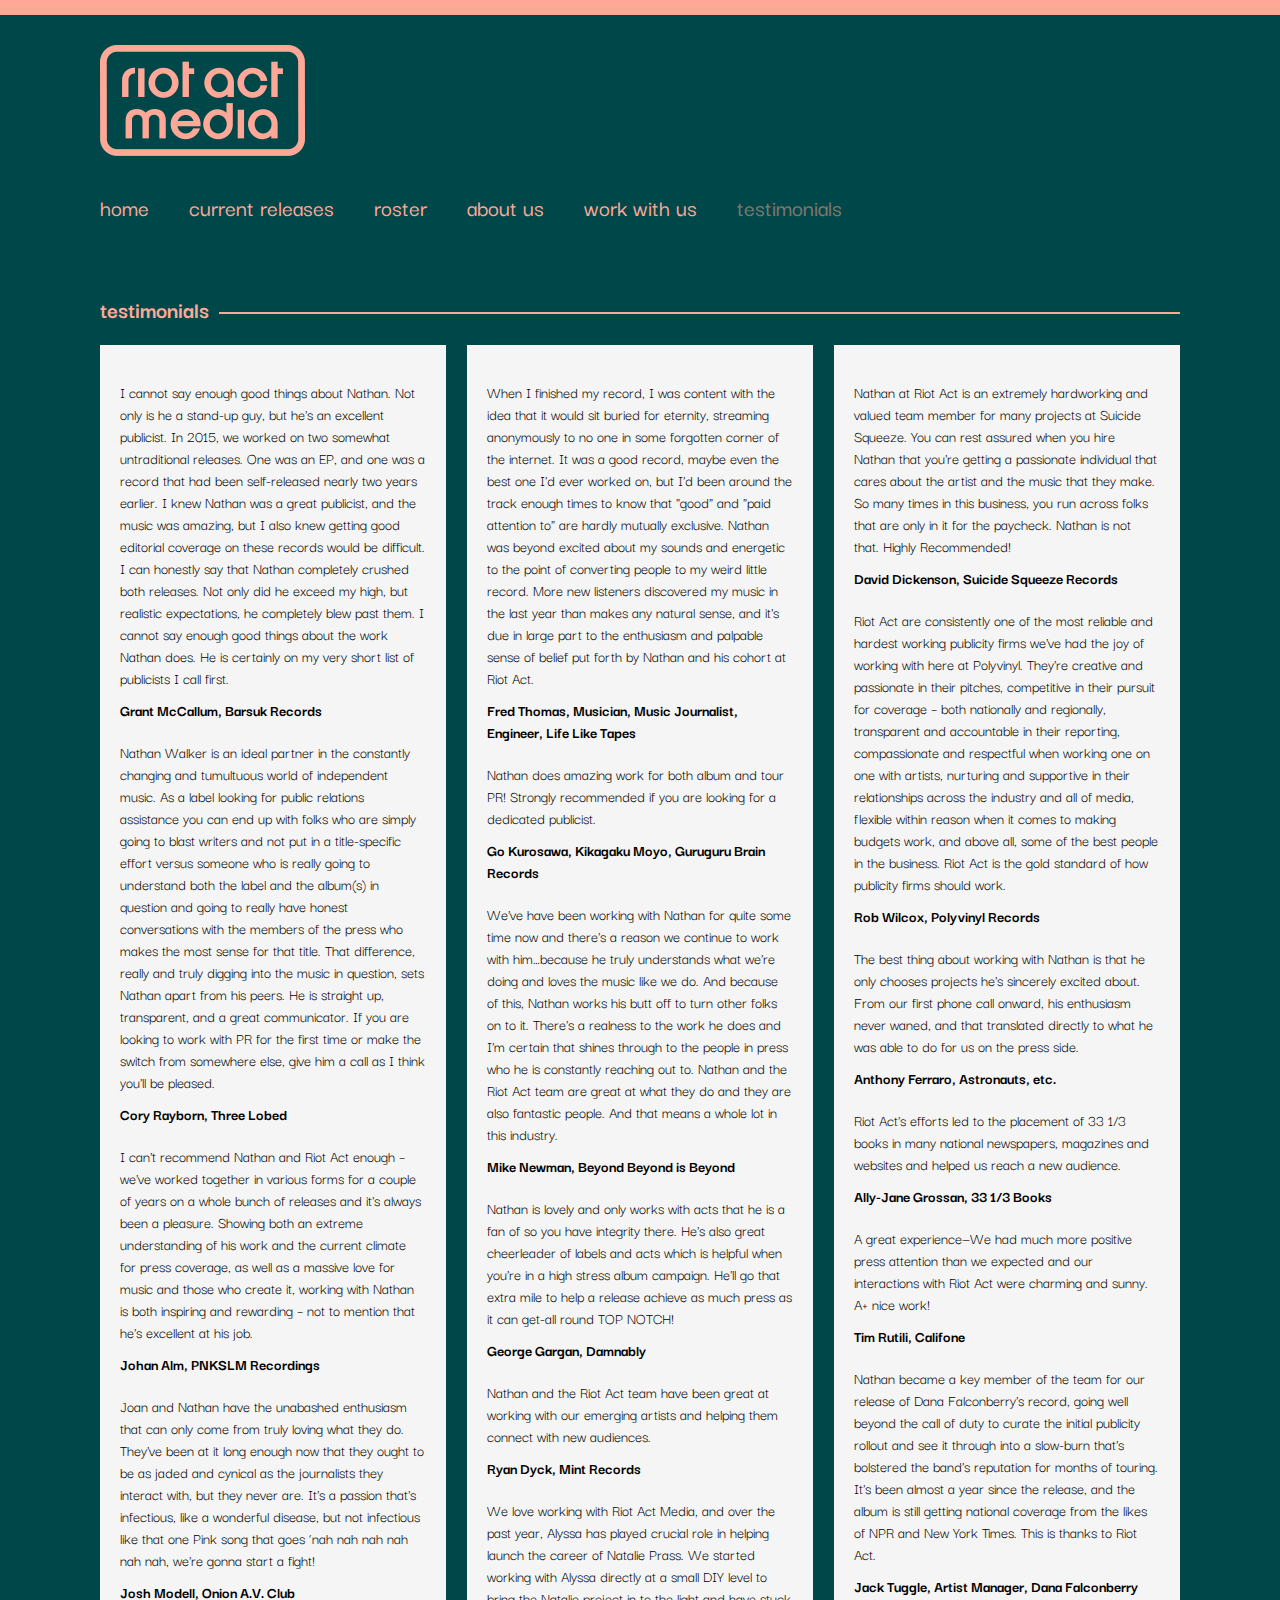
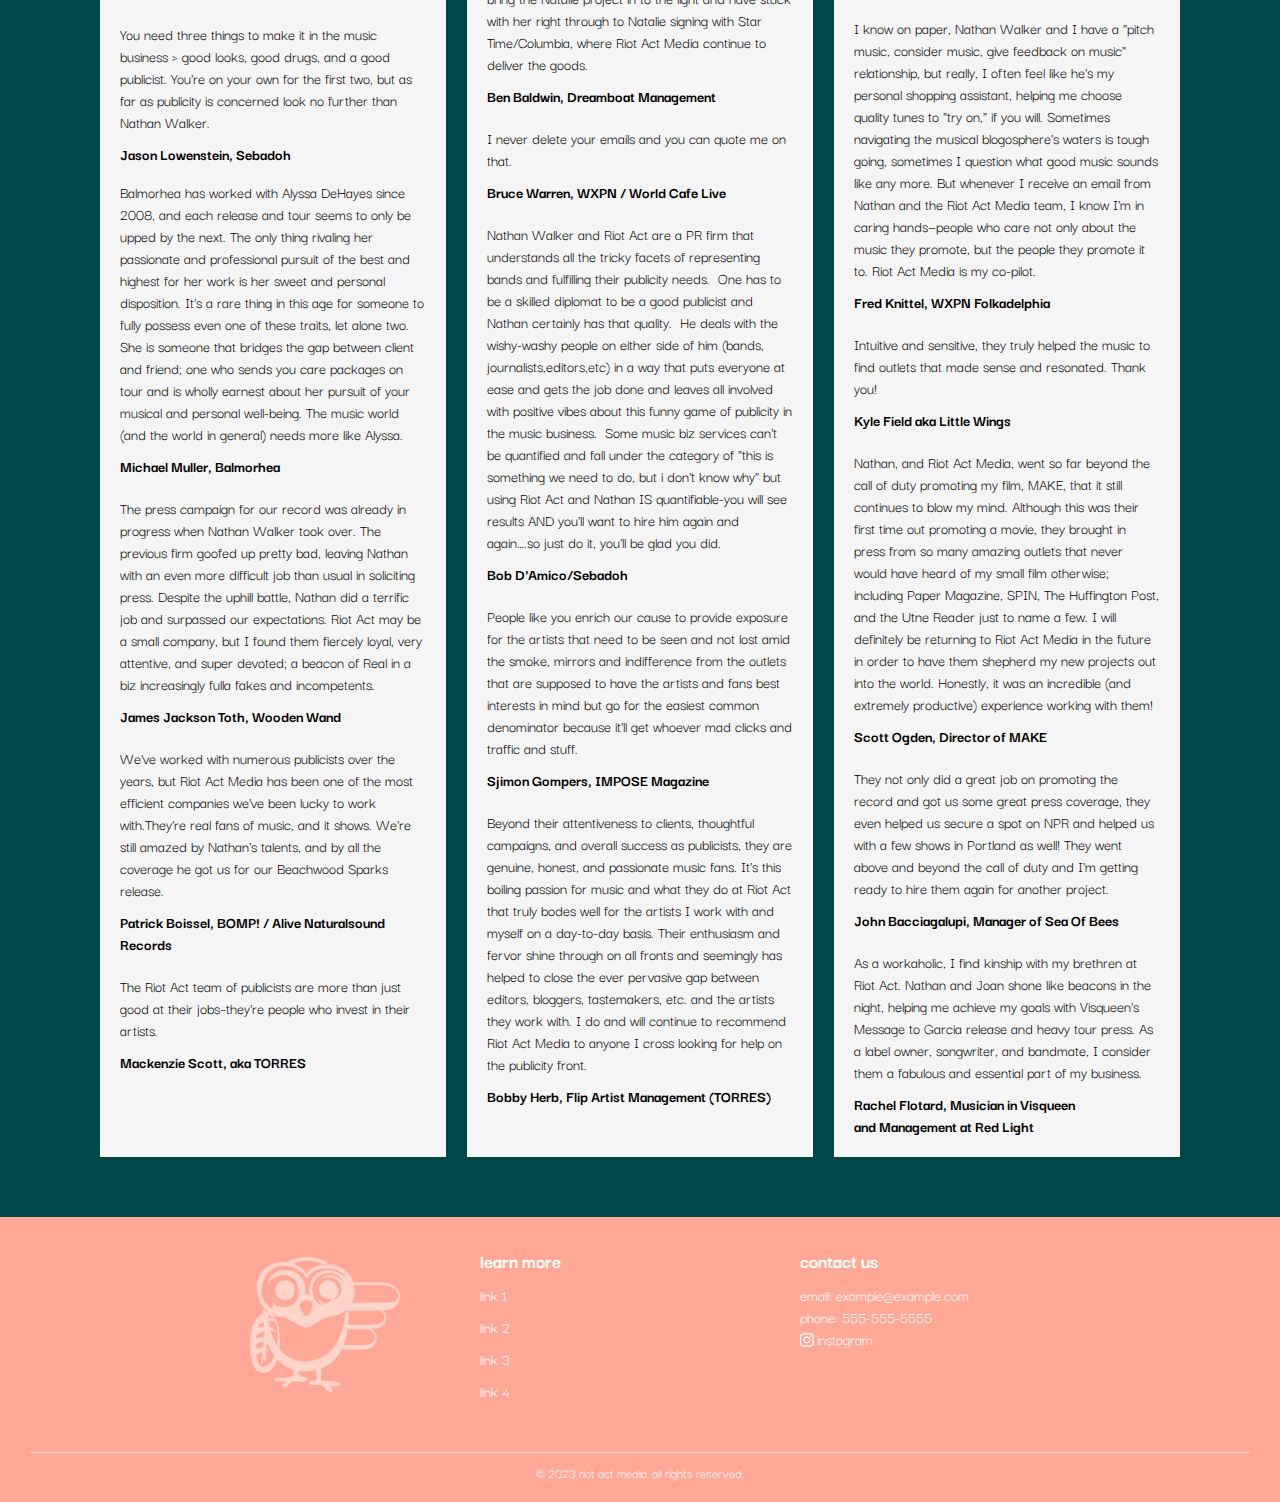
<file: testimonials.html>
<!DOCTYPE html>
<html>

<head>
    <title>My Website</title>
    <link rel="stylesheet" type="text/css" href="style.css">
    <link rel="preconnect" href="https://fonts.googleapis.com">
    <link rel="preconnect" href="https://fonts.gstatic.com" crossorigin>
    <link href="https://fonts.googleapis.com/css2?family=Darker+Grotesque:wght@300;400;500;600;700&display=swap"
        rel="stylesheet">
</head>

<body class="subpage">
    <header>
        <div class="top-bar"></div>
        <nav class="hidden-navigation collapsed" style="transform: translateY(-100%)">
            <a href="index.html">Home</a>
            <a href="current.html">Current Releases</a>
            <a href="roster.html">Roster</a>
            <a href="about.html">About Us</a>
            <a href="workwithus.html">work with us</a>
            <a class="active" href="testimonials.html">Testimonials</a>
            <div class="close-button"><img src="img/close.png" alt="Close menu"></div>
        </nav>
        <div class="hamburger-button"><img src="img/hamburder.png" alt="Hamburger Menu"></div>
        <!-- rest of header content -->
    </header>
    <div class="main-content">
        <div class="image-container logo">
            <a href="index.html"><img src="img/logo.png" width="410" height="221"></a>
        </div>
        <div class="navigation">
            <a href="index.html">home</a>
            <a href="current.html">current releases</a>
            <a href="roster.html">roster</a>
            <a href="about.html">about us</a>
            <a href="workwithus.html">work with us</a>
            <a class="active" href="testimonials.html">testimonials</a>
        </div>
        <div class="subheader-container">
            <h2 class="subheader">testimonials</h2>
            <hr class="subheader-line">
        </div>
        <div class="testimonials">
            <div class="testimonial-column">
                <p>I cannot say enough good things about Nathan. Not only is he a stand-up guy, but he's an excellent
                    publicist. In 2015, we worked on two somewhat untraditional releases. One was an EP, and one was a
                    record that had been self-released nearly two years earlier. I knew Nathan was a great publicist,
                    and the music was amazing, but I also knew getting good editorial coverage on these records would be
                    difficult. I can honestly say that Nathan completely crushed both releases. Not only did he exceed
                    my high, but realistic expectations, he completely blew past them. I cannot say enough good things
                    about the work Nathan does. He is certainly on my very short list of publicists I call first.<br>
                    <strong>Grant McCallum, Barsuk Records</strong>
                </p>
                <p>Nathan Walker is an ideal partner in the constantly changing and tumultuous world of independent
                    music. As a label looking for public relations assistance you can end up with folks who are simply
                    going to blast writers and not put in a title-specific effort versus someone who is really going to
                    understand both the label and the album(s) in question and going to really have honest conversations
                    with the members of the press who makes the most sense for that title. That difference, really and
                    truly digging into the music in question, sets Nathan apart from his peers. He is straight up,
                    transparent, and a great communicator. If you are looking to work with PR for the first time or make
                    the switch from somewhere else, give him a call as I think you'll be pleased.<br>
                    <strong>Cory Rayborn, Three Lobed</strong>
                </p>
                <p>I can't recommend Nathan and Riot Act enough – we've worked together in various forms for a couple of
                    years on a whole bunch of releases and it's always been a pleasure. Showing both an extreme
                    understanding of his work and the current climate for press coverage, as well as a massive love for
                    music and those who create it, working with Nathan is both inspiring and rewarding – not to mention
                    that he's excellent at his job.<br>
                    <strong>Johan Alm, PNKSLM Recordings</strong>
                </p>
                <p>Joan and Nathan have the unabashed enthusiasm that can only come from truly loving what they do.
                    They've been at it long enough now that they ought to be as jaded and cynical as the journalists
                    they interact with, but they never are. It's a passion that's infectious, like a wonderful disease,
                    but not infectious like that one Pink song that goes ‘nah nah nah nah nah nah, we're gonna start a
                    fight!<br>
                    <strong>Josh Modell, Onion A.V. Club</strong>
                </p>
                <div>You need three things to make it in the music business &gt; good looks, good drugs, and a good
                    publicist. You're on your own for the first two, but as far as publicity is concerned look no
                    further than Nathan Walker.<br>
                    <strong>Jason Lowenstein, Sebadoh</strong>
                </div>
                <p>Balmorhea has worked with Alyssa DeHayes since 2008, and each release and tour seems to only be upped
                    by the next. The only thing rivaling her passionate and professional pursuit of the best and highest
                    for her work is her sweet and personal disposition. It's a rare thing in this age for someone to
                    fully possess even one of these traits, let alone two. She is someone that bridges the gap between
                    client and friend; one who sends you care packages on tour and is wholly earnest about her pursuit
                    of your musical and personal well-being. The music world (and the world in general) needs more like
                    Alyssa.<br>
                    <strong>Michael Muller, Balmorhea</strong>
                </p>
                <p>The press campaign for our record was already in progress when Nathan Walker took over. The previous
                    firm goofed up pretty bad, leaving Nathan with an even more difficult job than usual in soliciting
                    press. Despite the uphill battle, Nathan did a terrific job and surpassed our expectations. Riot Act
                    may be a small company, but I found them fiercely loyal, very attentive, and super devoted; a beacon
                    of Real in a biz increasingly fulla fakes and incompetents.<br>
                    <strong>James Jackson Toth, Wooden Wand</strong>
                </p>
                <p>We've worked with numerous publicists over the years, but Riot Act Media has been one of the most
                    efficient companies we've been lucky to work with.They're real fans of music, and it shows. We're
                    still amazed by Nathan's talents, and by all the coverage he got us for our Beachwood Sparks
                    release.<br>
                    <strong>Patrick Boissel, BOMP! / Alive Naturalsound Records</strong>
                </p>
                <p>The Riot Act team of publicists are more than just good at their jobs–they're people who invest in
                    their artists.<br>
                    <strong>Mackenzie Scott, aka TORRES</strong>
                </p>
            </div>
            <div class="testimonial-column">
                <p>When I finished my record, I was content with the idea that it would sit buried for eternity,
                    streaming anonymously to no one in some forgotten corner of the internet. It was a good record,
                    maybe even the best one I'd ever worked on, but I'd been around the track enough times to know that
                    "good" and "paid attention to" are hardly mutually exclusive. Nathan was beyond excited about my
                    sounds and energetic to the point of converting people to my weird little record. More new listeners
                    discovered my music in the last year than makes any natural sense, and it's due in large part to the
                    enthusiasm and palpable sense of belief put forth by Nathan and his cohort at Riot Act.<br>
                    <strong>Fred Thomas, Musician, Music Journalist, Engineer, Life Like Tapes</strong>
                </p>
                <p>Nathan does amazing work for both album and tour PR! Strongly recommended if you are looking for a
                    dedicated publicist.<br>
                    <strong>Go Kurosawa, Kikagaku Moyo, Guruguru Brain Records</strong>
                </p>
                <p>We've have been working with Nathan for quite some time now and there's a reason we continue to work
                    with him…because he truly understands what we're doing and loves the music like we do. And because
                    of this, Nathan works his butt off to turn other folks on to it. There's a realness to the work he
                    does and I'm certain that shines through to the people in press who he is constantly reaching out
                    to. Nathan and the Riot Act team are great at what they do and they are also fantastic people. And
                    that means a whole lot in this industry.<br>
                    <strong>Mike Newman, Beyond Beyond is Beyond</strong>
                </p>
                <p>Nathan is lovely and only works with acts that he is a fan of so you have integrity there. He's also
                    great cheerleader of labels and acts which is helpful when you're in a high stress album campaign.
                    He'll go that extra mile to help a release achieve as much press as it can get-all round TOP
                    NOTCH!<br>
                    <strong>George Gargan, Damnably</strong>
                </p>
                <p>Nathan and the Riot Act team have been great at working with our emerging artists and helping them
                    connect with new audiences.<br>
                    <strong>Ryan Dyck, Mint Records</strong>
                </p>
                <p>We love working with Riot Act Media, and over the past year, Alyssa has played crucial role in
                    helping launch the career of Natalie Prass. We started working with Alyssa directly at a small DIY
                    level to bring the Natalie project in to the light and have stuck with her right through to Natalie
                    signing with Star Time/Columbia, where Riot Act Media continue to deliver the goods.<br>
                    <strong>Ben Baldwin, Dreamboat Management</strong>
                </p>
                <p>I never delete your emails and you can quote me on that.<br>
                    <strong>Bruce Warren, WXPN / World Cafe Live</strong>
                </p>
                <p>Nathan Walker and Riot Act are a PR firm that understands all the tricky facets of representing bands
                    and fulfilling their publicity needs.&nbsp; One has to be a skilled diplomat to be a good publicist
                    and Nathan certainly has that quality.&nbsp; He deals with the wishy-washy people on either side of
                    him (bands, journalists,editors,etc) in a way that puts everyone at ease and gets the job done and
                    leaves all involved with positive vibes about this funny game of publicity in the music
                    business.&nbsp; Some music biz services can't be quantified and fall under the category of "this is
                    something we need to do, but i don't know why" but using Riot Act and Nathan IS quantifiable-you
                    will see results AND you'll want to hire him again and again….so just do it, you'll be glad you
                    did.<br>
                    <strong>Bob D'Amico/Sebadoh</strong>
                </p>
                <p>People like you enrich our cause to provide exposure for the artists that need to be seen and not
                    lost amid the smoke, mirrors and indifference from the outlets that are supposed to have the artists
                    and fans best interests in mind but go for the easiest common denominator because it'll get whoever
                    mad clicks and traffic and stuff.<br>
                    <strong>Sjimon Gompers, IMPOSE Magazine</strong>
                </p>
                <p>Beyond their attentiveness to clients, thoughtful campaigns, and overall success as publicists, they
                    are genuine, honest, and passionate music fans. It's this boiling passion for music and what they do
                    at Riot Act that truly bodes well for the artists I work with and myself on a day-to-day basis.
                    Their enthusiasm and fervor shine through on all fronts and seemingly has helped to close the ever
                    pervasive gap between editors, bloggers, tastemakers, etc. and the artists they work with. I do and
                    will continue to recommend Riot Act Media to anyone I cross looking for help on the publicity
                    front.<br>
                    <strong>Bobby Herb, Flip Artist Management (TORRES)</strong>
                </p>
            </div>
            <div class="testimonial-column">
                <p>Nathan at Riot Act is an extremely hardworking and valued team member for many projects at Suicide
                    Squeeze. You can rest assured when you hire Nathan that you're getting a passionate individual that
                    cares about the artist and the music that they make. So many times in this business, you run across
                    folks that are only in it for the paycheck. Nathan is not that. Highly Recommended!<br>
                    <strong>David Dickenson, Suicide Squeeze Records</strong>
                </p>
                <p>Riot Act are consistently one of the most reliable and hardest working publicity firms we've had the
                    joy of working with here at Polyvinyl. They're creative and passionate in their pitches, competitive
                    in their pursuit for coverage – both nationally and regionally, transparent and accountable in their
                    reporting, compassionate and respectful when working one on one with artists, nurturing and
                    supportive in their relationships across the industry and all of media, flexible within reason when
                    it comes to making budgets work, and above all, some of the best people in the business. Riot Act is
                    the gold standard of how publicity firms should work.<br>
                    <strong>Rob Wilcox, Polyvinyl Records</strong>
                </p>
                <p>The best thing about working with Nathan is that he only chooses projects he's sincerely excited
                    about. From our first phone call onward, his enthusiasm never waned, and that translated directly to
                    what he was able to do for us on the press side.<br>
                    <strong>Anthony Ferraro, Astronauts, etc.</strong>
                </p>
                <p>Riot Act's efforts led to the placement of 33 1/3 books in many national newspapers, magazines and
                    websites and helped us reach a new audience.<br>
                    <strong>Ally-Jane Grossan, 33 1/3 Books</strong>
                </p>
                <p>A great experience—We had much more positive press attention than we expected and our interactions
                    with Riot Act were charming and sunny. A+ nice work!<br>
                    <strong>Tim Rutili, Califone</strong>
                </p>
                <p>Nathan became a key member of the team for our release of Dana Falconberry's record, going well
                    beyond the call of duty to curate the initial publicity rollout and see it through into a slow-burn
                    that's bolstered the band's reputation for months of touring. It's been almost a year since the
                    release, and the album is still getting national coverage from the likes of NPR and New York Times.
                    This is thanks to Riot Act.<br>
                    <strong>Jack Tuggle, Artist Manager, Dana Falconberry</strong>
                </p>
                <p>I know on paper, Nathan Walker and I have a "pitch music, consider music, give feedback on music"
                    relationship, but really, I often feel like he's my personal shopping assistant, helping me choose
                    quality tunes to "try on," if you will. Sometimes navigating the musical blogosphere's waters is
                    tough going, sometimes I question what good music sounds like any more. But whenever I receive an
                    email from Nathan and the Riot Act Media team, I know I'm in caring hands—people who care not only
                    about the music they promote, but the people they promote it to. Riot Act Media is my co-pilot.<br>
                    <strong>Fred Knittel, WXPN Folkadelphia</strong>
                </p>
                <p>Intuitive and sensitive, they truly helped the music to find outlets that made sense and resonated.
                    Thank you!<br>
                    <strong>Kyle Field aka Little Wings</strong>
                </p>
                <p>Nathan, and Riot Act Media, went so far beyond the call of duty promoting my film, MAKE, that it
                    still continues to blow my mind. Although this was their first time out promoting a movie, they
                    brought in press from so many amazing outlets that never would have heard of my small film
                    otherwise; including Paper Magazine, SPIN, The Huffington Post, and the Utne Reader just to name a
                    few. I will definitely be returning to Riot Act Media in the future in order to have them shepherd
                    my new projects out into the world. Honestly, it was an incredible (and extremely productive)
                    experience working with them!<br>
                    <strong>Scott Ogden, Director of MAKE</strong>
                </p>
                <p>They not only did a great job on promoting the record and got us some great press coverage, they even
                    helped us secure a spot on NPR and helped us with a few shows in Portland as well! They went above
                    and beyond the call of duty and I'm getting ready to hire them again for another project.<br>
                    <strong>John Bacciagalupi, Manager of Sea Of Bees</strong>
                </p>
                <p>As a workaholic, I find kinship with my brethren at Riot Act. Nathan and Joan shone like beacons in
                    the night, helping me achieve my goals with Visqueen's Message to Garcia release and heavy tour
                    press. As a label owner, songwriter, and bandmate, I consider them a fabulous and essential part of
                    my business.<br>
                    <strong>Rachel Flotard, Musician in Visqueen and&nbsp;Management at Red Light</strong>
                </p>
            </div>
        </div>

    </div>
    <footer>
        <div class="footer-main">
            <div class="footer-column">
                <img src="img/owlwhite.png" alt="Riot Act Owl" class="owl">
            </div>
            <div class="footer-column">
                <h3>Learn More</h3>
                <ul>
                    <li><a href="#">Link 1</a></li>
                    <li><a href="#">Link 2</a></li>
                    <li><a href="#">Link 3</a></li>
                    <li><a href="#">Link 4</a></li>
                </ul>
            </div>
            <div class="footer-column">
                <h3>Contact Us</h3>
                <p>Email: example@example.com</p>
                <p>Phone: 555-555-5555</p>
                <p class="ig-footer"><a href="https://www.instagram.com/riotactmedia/"><img src="img/ig-white.png"
                            alt="Instagram Icon" height="20" width="20" /> <span>Instagram</span></a></p>
            </div>
        </div>
        <div class="footer-bottom">
            <hr>
            <p>&copy; 2023 Riot Act Media. All rights reserved.</p>
        </div>
    </footer>
    <script>
        const hamburgerButton = document.querySelector('.hamburger-button');
        const closeButton = document.querySelector('.close-button');
        const hiddenNavigation = document.querySelector('.hidden-navigation');

        hamburgerButton.addEventListener('click', toggleMenu);
        closeButton.addEventListener('click', toggleMenu);

        function toggleMenu() {
            console.log("TEST");
            if (hiddenNavigation.classList.contains('collapsed')) {
                // hiddenNavigation.style.display = 'block';
                hiddenNavigation.classList.remove('collapsed')
            } else {
                hiddenNavigation.classList.add('collapsed')
            }
        }
    </script>
</body>

</html>
</file>
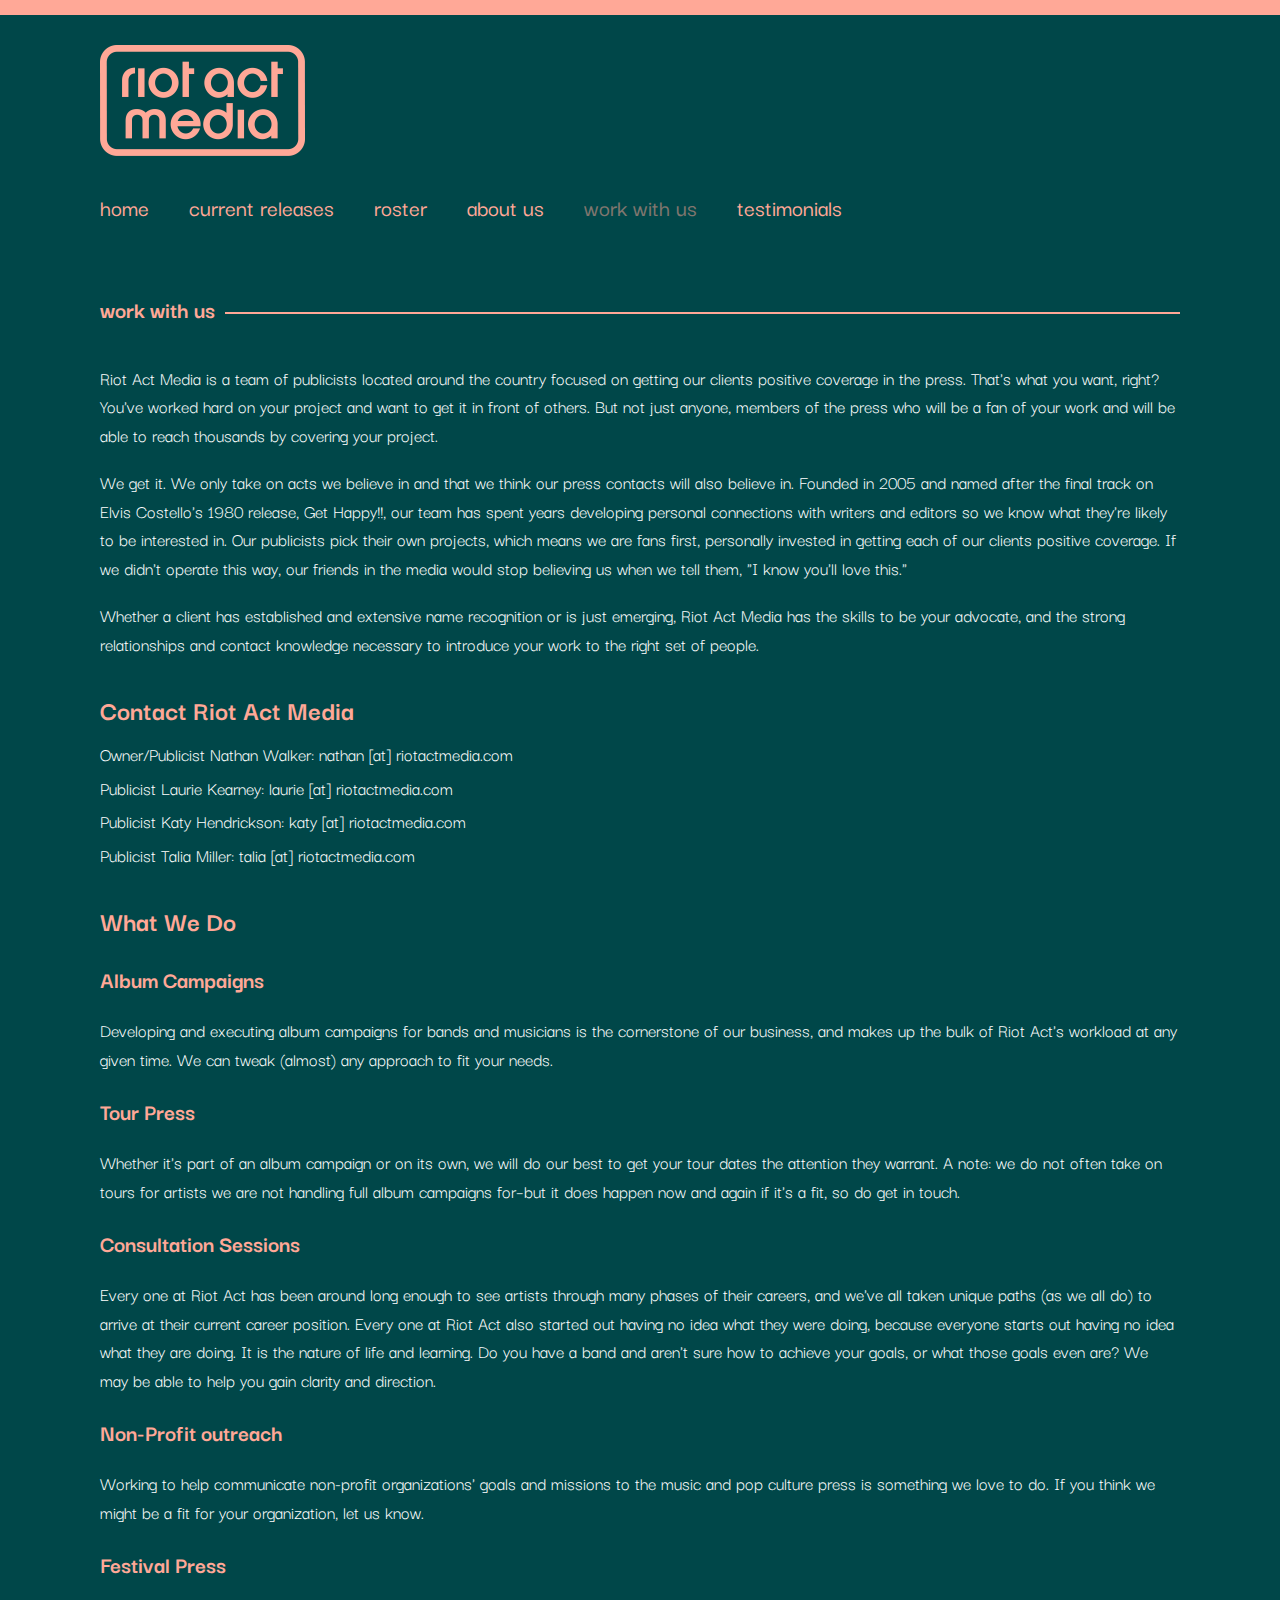
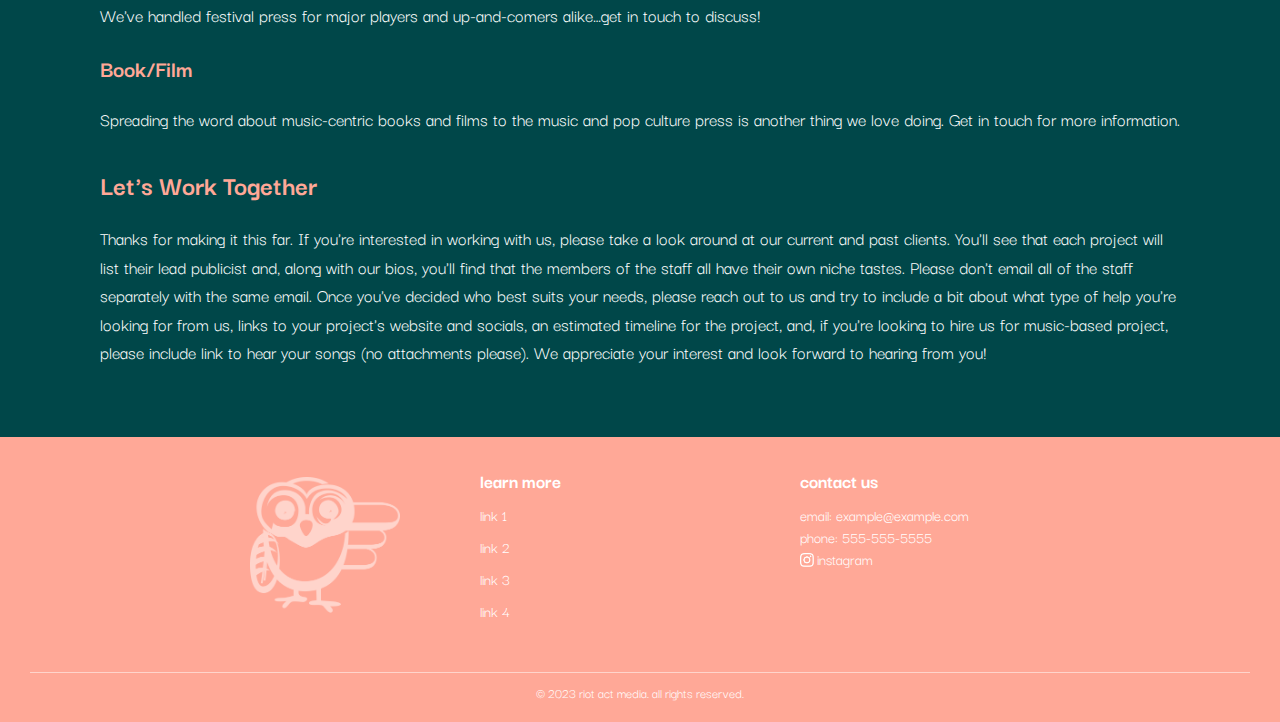
<file: workwithus.html>
<!DOCTYPE html>
<html>

<head>
    <title>My Website</title>
    <link rel="stylesheet" type="text/css" href="style.css">
    <link rel="preconnect" href="https://fonts.googleapis.com">
    <link rel="preconnect" href="https://fonts.gstatic.com" crossorigin>
    <link href="https://fonts.googleapis.com/css2?family=Darker+Grotesque:wght@300;400;500;600;700&display=swap"
        rel="stylesheet">
</head>

<body class="subpage">
    <header>
        <div class="top-bar"></div>
        <nav class="hidden-navigation collapsed" style="transform: translateY(-100%)">
            <a href="index.html">Home</a>
            <a href="current.html">Current Releases</a>
            <a href="roster.html">Roster</a>
            <a href="about.html">About Us</a>
            <a class="active" href="workwithus.html">work with us</a>
            <a href="testimonials.html">testimonials</a>
            <div class="close-button"><img src="img/close.png" alt="Close menu"></div>
        </nav>
        <div class="hamburger-button"><img src="img/hamburder.png" alt="Hamburger Menu"></div>
        <!-- rest of header content -->
    </header>
    <div class="main-content">
        <div class="image-container logo">
            <a href="index.html"><img src="img/logo.png" width="410" height="221"></a>
        </div>
        <div class="navigation">
            <a href="index.html">home</a>
            <a href="current.html">current releases</a>
            <a href="roster.html">roster</a>
            <a href="about.html">about us</a>
            <a class="active" href="workwithus.html">work with us</a>
            <a href="testimonials.html">testimonials</a>
        </div>
        <div class="subheader-container">
            <h2 class="subheader">work with us</h2>
            <hr class="subheader-line">
        </div>
        <div class="work-with-us">
            <p>Riot Act Media is a team of publicists located around the country focused on getting our clients positive coverage in the press. That's what you want, right? You've worked hard on your project and want to get it in front of others. But not just anyone, members of the press who will be a fan of your work and will be able to reach thousands by covering your project.</p>
            <p>We get it. We only take on acts we believe in and that we think our press contacts will also believe in. Founded in 2005 and named after the final track on Elvis Costello's 1980 release, Get Happy!!, our team has spent years developing personal connections with writers and editors so we know what they're likely to be interested in. Our publicists pick their own projects, which means we are fans first, personally invested in getting each of our clients positive coverage. If we didn't operate this way, our friends in the media would stop believing us when we tell them, "I know you'll love this."</p>
            <p>Whether a client has established and extensive name recognition or is just emerging, Riot Act Media has the skills to be your advocate, and the strong relationships and contact knowledge necessary to introduce your work to the right set of people.</p>
            <h2>Contact Riot Act Media</h2>
            <ul>
                <li>Owner/Publicist Nathan Walker: nathan [at] riotactmedia.com</li>
                <li>Publicist Laurie Kearney: laurie [at] riotactmedia.com</li>
                <li>Publicist Katy Hendrickson: katy [at] riotactmedia.com</li>
                <li>Publicist Talia Miller: talia [at] riotactmedia.com</li>
            </ul>
            <h2>What We Do</h2>
            <h3>Album Campaigns</h3>
            <p>Developing and executing album campaigns for bands and musicians is the cornerstone of our business, and makes up the bulk of Riot Act's workload at any given time. We can tweak (almost) any approach to fit your needs.</p>
            <h3>Tour Press</h3>
            <p>Whether it's part of an album campaign or on its own, we will do our best to get your tour dates the attention they warrant. A note: we do not often take on tours for artists we are not handling full album campaigns for–but it does happen now and again if it's a fit, so do get in touch.</p>
            <h3>Consultation Sessions</h3>
            <p>Every one at Riot Act has been around long enough to see artists through many phases of their careers, and we've all taken unique paths (as we all do) to arrive at their current career position. Every one at Riot Act also started out having no idea what they were doing, because everyone starts out having no idea what they are doing. It is the nature of life and learning. Do you have a band and aren't sure how to achieve your goals, or what those goals even are? We may be able to help you gain clarity and direction.</p>
            <h3>Non-Profit outreach</h3>
            <p>Working to help communicate non-profit organizations' goals and missions to the music and pop culture press is something we love to do. If you think we might be a fit for your organization, let us know.</p>
            <h3>Festival Press</h3>
            <p>We've handled festival press for major players and up-and-comers alike…get in touch to discuss!</p>
            <h3>Book/Film</h3>
            <p>Spreading the word about music-centric books and films to the music and pop culture press is another thing we love doing. Get in touch for more information.</p>
            <h2>Let's Work Together</h2>
            <p>Thanks for making it this far. If you're interested in working with us, please take a look around at our current and past clients. You'll see that each project will list their lead publicist and, along with our bios, you'll find that the members of the staff all have their own niche tastes. Please don't email all of the staff separately with the same email. Once you've decided who best suits your needs, please reach out to us and try to include a bit about what type of help you're looking for from us, links to your project's website and socials, an estimated timeline for the project, and, if you're looking to hire us for music-based project, please include link to hear your songs (no attachments please). We appreciate your interest and look forward to hearing from you!</p>
        </div>

    </div>
    <footer>
        <div class="footer-main">
            <div class="footer-column">
                <img src="img/owlwhite.png" alt="Riot Act Owl" class="owl">
            </div>
            <div class="footer-column">
                <h3>Learn More</h3>
                <ul>
                    <li><a href="#">Link 1</a></li>
                    <li><a href="#">Link 2</a></li>
                    <li><a href="#">Link 3</a></li>
                    <li><a href="#">Link 4</a></li>
                </ul>
            </div>
            <div class="footer-column">
                <h3>Contact Us</h3>
                <p>Email: example@example.com</p>
                <p>Phone: 555-555-5555</p>
                <p class="ig-footer"><a href="https://www.instagram.com/riotactmedia/"><img src="img/ig-white.png"
                            alt="Instagram Icon" height="20" width="20" /> <span>Instagram</span></a></p>
            </div>
        </div>
        <div class="footer-bottom">
            <hr>
            <p>&copy; 2023 Riot Act Media. All rights reserved.</p>
        </div>
    </footer>
    <script>
        const hamburgerButton = document.querySelector('.hamburger-button');
        const closeButton = document.querySelector('.close-button');
        const hiddenNavigation = document.querySelector('.hidden-navigation');

        hamburgerButton.addEventListener('click', toggleMenu);
        closeButton.addEventListener('click', toggleMenu);

        function toggleMenu() {
            console.log("TEST");
            if (hiddenNavigation.classList.contains('collapsed')) {
                // hiddenNavigation.style.display = 'block';
                hiddenNavigation.classList.remove('collapsed')
            } else {
                hiddenNavigation.classList.add('collapsed')
            }
        }
    </script>
</body>

</html>
</file>
<file: style.css>
body {
    background-color: #004749;
    margin: 0;
    padding: 0;
    font-family: 'Darker Grotesque', sans-serif;
}

.top-bar {
    background-color: #FFA897;
    height: 15px;
}

.hamburger-button {
    display: none;
}

.hidden-navigation {
    display: none;
}

.main-content {
    max-width: 1100px;
    width: 100%;
    margin: 0 auto;
    padding: 30px 10px;
    box-sizing: border-box;
}

@media screen and (max-device-width: 1100px) {
    .main-content {
        width: 96%;
    }
}

.image-container {
    float: left;
}

.home .image-container {
    width: 410px;
}

.image-container img {
    width: 100%;
    height: auto;
}

.artist-container h3 {
    color: #FFA897;
    font-size: 2rem;
    margin: 5px auto;
    text-align: center;
    font-weight: 500;
}

.subpage .image-container.logo img {
  width: 205px;
}

.subpage.current .image-container, .subpage.roster .image-container {
  flex-grow: 1;
  width: auto;
}

.navigation {
    float: left;
    clear: both;
    background-color: transparent;
    padding: 30px 0;
    text-align: center;
}

.navigation .active {
    opacity: 0.5;
}

.navigation a {
    color: #FFA897;
    text-decoration: none;
    font-size: 1.5rem;
    font-weight: 500;
    float: left;
    margin: 0 40px 20px 0;
}

.navigation a:last-child {
    margin-right: 0;
}

.subheader-container {
    display: flex;
    align-items: center;
    margin: 20px 0 0;
    clear: both;
}

.subheader {
    font-weight: bold;
    font-size: 1.5rem;
    color: #FFA897;
    text-transform: lowercase;
    margin-right: 10px;
}

.subheader-line {
    flex-grow: 1;
    border: none;
    border-top: 2px solid #FFA897;
    margin: 10px 0 2px 0;
}

.image-grid {
    display: grid;
    grid-template-columns: repeat(4, 1fr);
    grid-template-rows: repeat(3, 1fr);
    clear: both;
}

.image-grid .image-container {
    display: flex;
    flex-direction: column;
    align-items: center;
}

.image-title, .artist-name {
    margin-top: 0px !important;
    font-size: 1rem;
    text-align: center;
    color: #ffa897;
    text-decoration: none;
}

.artist-name span {
    display: block;
    font-size: 1.25rem;
    font-weight: 500;
    margin: -10px 0 0 0;
}

.home .image-grid a {
    margin: 5px;
    background: transparent;
}

.image-grid a {
    display: block;
    margin: 5px;
}

.image-grid img {
    width: 100%;
    height: 100%;
    object-fit: cover;
}

.about-section {
    display: flex;
    flex-direction: row-reverse;
    justify-content: space-between;
    margin-bottom: 50px;
}

.summary {
    position: relative;
    background: #ffa897;
    color: white;
    font-size: 1.375rem;
    padding: 40px;
    width: 60%;
    margin: 20px auto 70px;
    text-align: center;
    font-weight: 600;
}

.person-name {
    color: #FFA897;
    font-size: 1.75rem;
    margin-bottom: 10px;
}

.person-title {
    color: #FFFFFF;
    font-size: 1.125rem;
    margin-bottom: 20px;
}

.person-bio {
    color: #FFFFFF;
    line-height: 1.5;
    font-size: 1.1875rem;
}

.about-section .image-container {
    flex: 0 0 38.2%;
    margin-left: 20px;
    position: relative;
    padding-top: 61px;
    float: left;
}

.artist .about-section .image-container img {
    position: relative;
    width: 100%;
}

.about-section .image-container img {
    left: 0;
    right: 0;
    height: auto;
    position: absolute;
    z-index: 1;
    margin-top: 20px;
}

.image-container svg {
    position: absolute;
    z-index: 0;
    transform: rotate(288deg);
    margin-top: -30px;
    margin-left: -22px;
    width: 120%;
}

.bio-text {
    flex: 1;
    margin-right: 20px;
}

/* Add this to your existing style.css file */
.releases-list {
    width: 100%;
    padding: 2rem 0 0;
    color: #fff;
}

.releases-list table {
    width: 100%;
    border-collapse: collapse;
}

.releases-list th,
.releases-list td {
    padding: 0.5rem 1rem;
    text-align: left;
    vertical-align: top;
}

.releases-list a {
    color: #fff;
    text-decoration: none;
    display: flex;
    align-items: top;
}

.releases-list a:hover {
    text-decoration: underline;
}

.album-art {
    max-width: 101px;
    max-height: 150px;
    margin-right: 1rem;
}

.releases-list tr {
    padding: 0 0 10px 0;
}

.releases-list th {
    border-bottom: none;
    padding-bottom: 20px;
}

.releases-list th:first-child {
    margin: 0 0 0 118px;
    display: block;
}

.releases-list td {
    border-bottom: none;
    font-size: 2rem;
}


@media screen and (max-width: 650px), screen and (max-device-width: 650px) {

    .hamburger-button {
        display: block;
        position: absolute;
        top: 24px;
        right: 20px;
        cursor: pointer;
    }

    .hamburger-button img {
        width: 34pt;
        height: 32pt;
    }

    .image-grid {
        grid-template-columns: repeat(2, 1fr);
    }

    .hidden-navigation {
        position: fixed;
        display: block;
        top: 0;
        left: 0;
        width: 100%;
        background-color: #FFA897;
        padding: 50px 0;
        text-align: center;
        transform: translateY(-100%);
        animation-name: slide-down;
        animation-duration: 0.5s;
        animation-fill-mode: both;
        z-index: 999;
    }

    .hidden-navigation.collapsed {
        transform: translateY(0%);
        animation-name: slide-up;
        animation-duration: 0.5s;
        animation-fill-mode: both;
    }

    .hidden-navigation a {
        display: block;
        color: #004749;
        font-size: 2.75rem;
        padding: 20px;
        text-decoration: none;
        text-transform: lowercase;
    }

    .close-button {
        position: absolute;
        display: block;
        width: 34px;
        height: 34px;
        position: absolute;
        top: 20px;
        right: 20px;
        cursor: pointer;
    }

    .close-button img {
        position: absolute;
        top: 0;
        bottom: 0;
        left: 0;
        right: 0;
        width: 100%;
    }

    @keyframes slide-down {
        0% {
            transform: translateY(-100%);
        }

        100% {
            transform: translateY(0);
        }
    }

    @keyframes slide-up {
        0% {
            transform: translateY(0);
        }

        100% {
            transform: translateY(-100%);
        }
    }

    .image-container {
        float: none;
        text-align: center;
        margin: 0 auto;
        width: 96% !important;
        margin-top: 30px;
    }

    .main-image-container img {
        width: 96%;
        height: auto;
    }

    .image-grid {
        margin-top: 30px;
    }

    .navigation {
        display: none;
    }

    .about-section {
        display: block;
    }

    .bio-text {
        display: block;
    }

    .about-section .image-container img {
        position: relative;
        width: 80%;
    }

    .image-container svg {
        display: none;
    }

    .about-section .image-container {
        margin: 0 0 50px;
        padding: 0;
    }

    .summary {
      font-size: 2.5rem;
    }

    .releases-list td {
        font-size: 1.25rem;
    }
    .testimonials {
        flex-direction: column;
    }

    .testimonial-column {
        flex-basis: 100%;
        margin-bottom: 20px;
        margin-top: -36px;
        padding-top: 0px !important;
    }

    .testimonial-column:last-child {
        margin-bottom: 0;
    }
    .testimonial-column:first-child {
        margin-top: auto !important;
    }
}

.instagram-link {
    display: flex;
    align-items: center;
    justify-content: center;
    margin-top: 30px;
}

.instagram-link a {
    display: flex;
    align-items: center;
    color: #FFA897;
    font-size: 1.125rem;
    text-decoration: none;
    margin-left: 5px;
}

.instagram-link img {
    height: 18px;
    width: 18px;
    margin-right: 5px;
}

.instagram-link span {
    display: inline-flex;
    align-items: center;
    height: 28px;
    margin-top: -4px;
}

footer {
    background-color: #FFA897;
    text-transform: lowercase;
}

footer .footer-main {
    max-width: 800px;
    margin: 0 auto;
    display: flex;
    padding: 30px 10px;
    justify-content: space-between;
}

.footer-column .owl {
    width: 150px;
    margin: 10px 0 0 10px;
    opacity: .5;
}

.footer-column {
    flex-basis: 30%;
    color: white;
}

.footer-column:first-child {
    flex-basis: 20%;
}

.footer-column h3 {
    color: #FFFFFF;
    font-size: 1.25rem;
    margin: 0 0 10px;
}

.footer-column ul {
    list-style: none;
    margin: 0;
    padding: 0;
}

.footer-column li {
    margin-bottom: 10px;
}

.footer-column a {
    color: #FFFFFF;
    text-decoration: none;
}

.footer-column p {
    margin: 0;
}

.footer-bottom {
    background-color: #FFA897;
    text-align: center;
    padding: 10px 0;
}

.footer-bottom hr {
    border: none;
    height: 1px;
    background-color: #FFFFFF;
    margin: 0 30px;
    opacity: 0.5;
}

.footer-bottom p {
    color: #FFFFFF;
    font-size: .875rem;
    margin: 10px 0;
}

footer p.ig-footer a {
  display: flex;
  flex-direction: row;
  align-items: center;
}

footer p.ig-footer a img {
    width: 14px;
    height: auto;
    margin: 3px 3px 0 0;
}

footer p.ig-footer a span {
    align-self: flex-start;
}

.work-with-us {
    color: #FFFFFF;
    line-height: 1.5;
    font-size: 1.1875rem;
    margin-bottom: 40px;
}

.work-with-us h2 {
    color: #FFA897;
    font-size: 1.75rem;
    margin: 30px 0 10px;
}

.work-with-us h3 {
    color: #FFA897;
    font-size: 1.5rem;
    margin: 20px 0 10px;
}

.work-with-us ul {
    list-style: none;
    padding: 0;
    margin: 0 0 20px;
}

.work-with-us li {
    margin-bottom: 5px;
}

.testimonials {
    display: flex;
    justify-content: space-between;
    margin-bottom: 30px;
}

.testimonial-column {
    flex-basis: 32%;
    background-color: #f5f5f5;
    padding: 20px;
    box-sizing: border-box;
}

.testimonial-column p {
    margin-bottom: 20px;
}

.testimonial-column p:last-child {
    margin-bottom: 0;
}

.testimonial-column strong {
    display: block;
    font-weight: bold;
    margin-top: 10px;
}

/* @media screen and (max-width: 650px), screen and (max-device-width: 650px) {
    
} */
</file>
